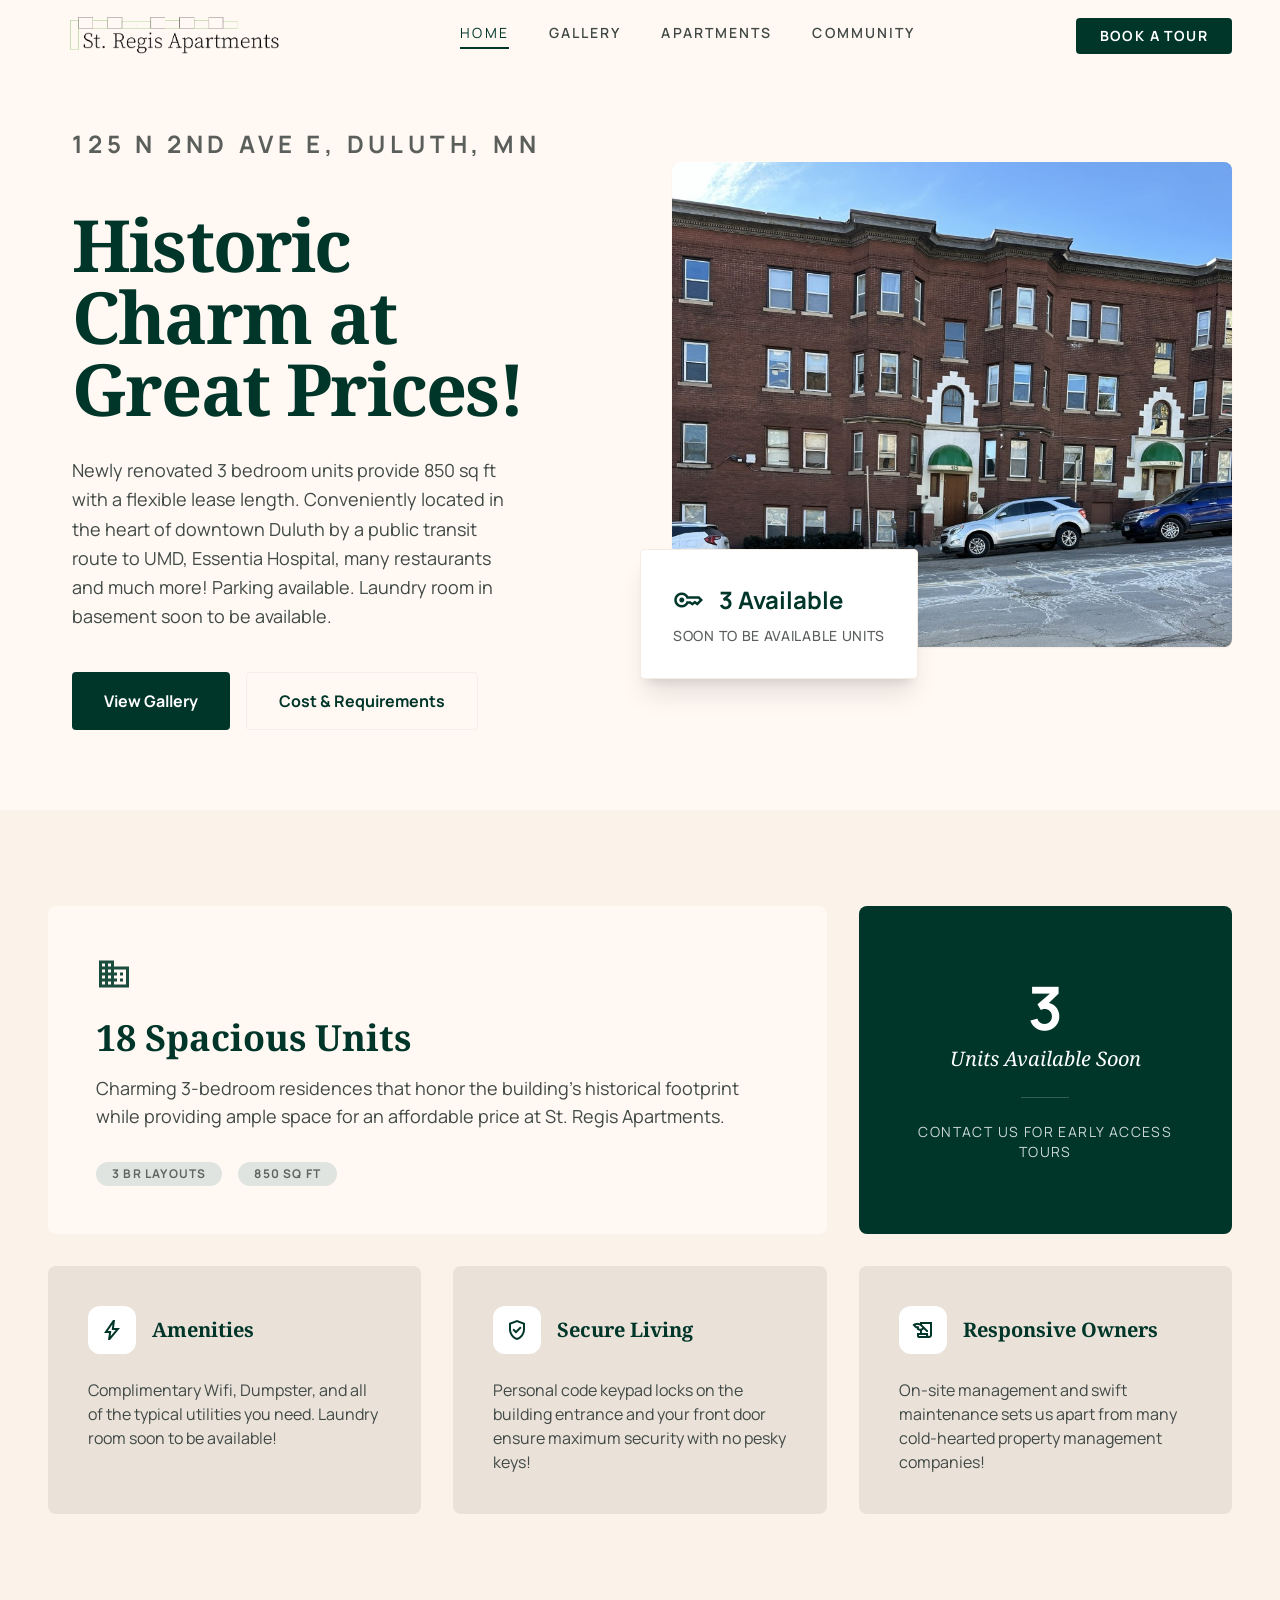
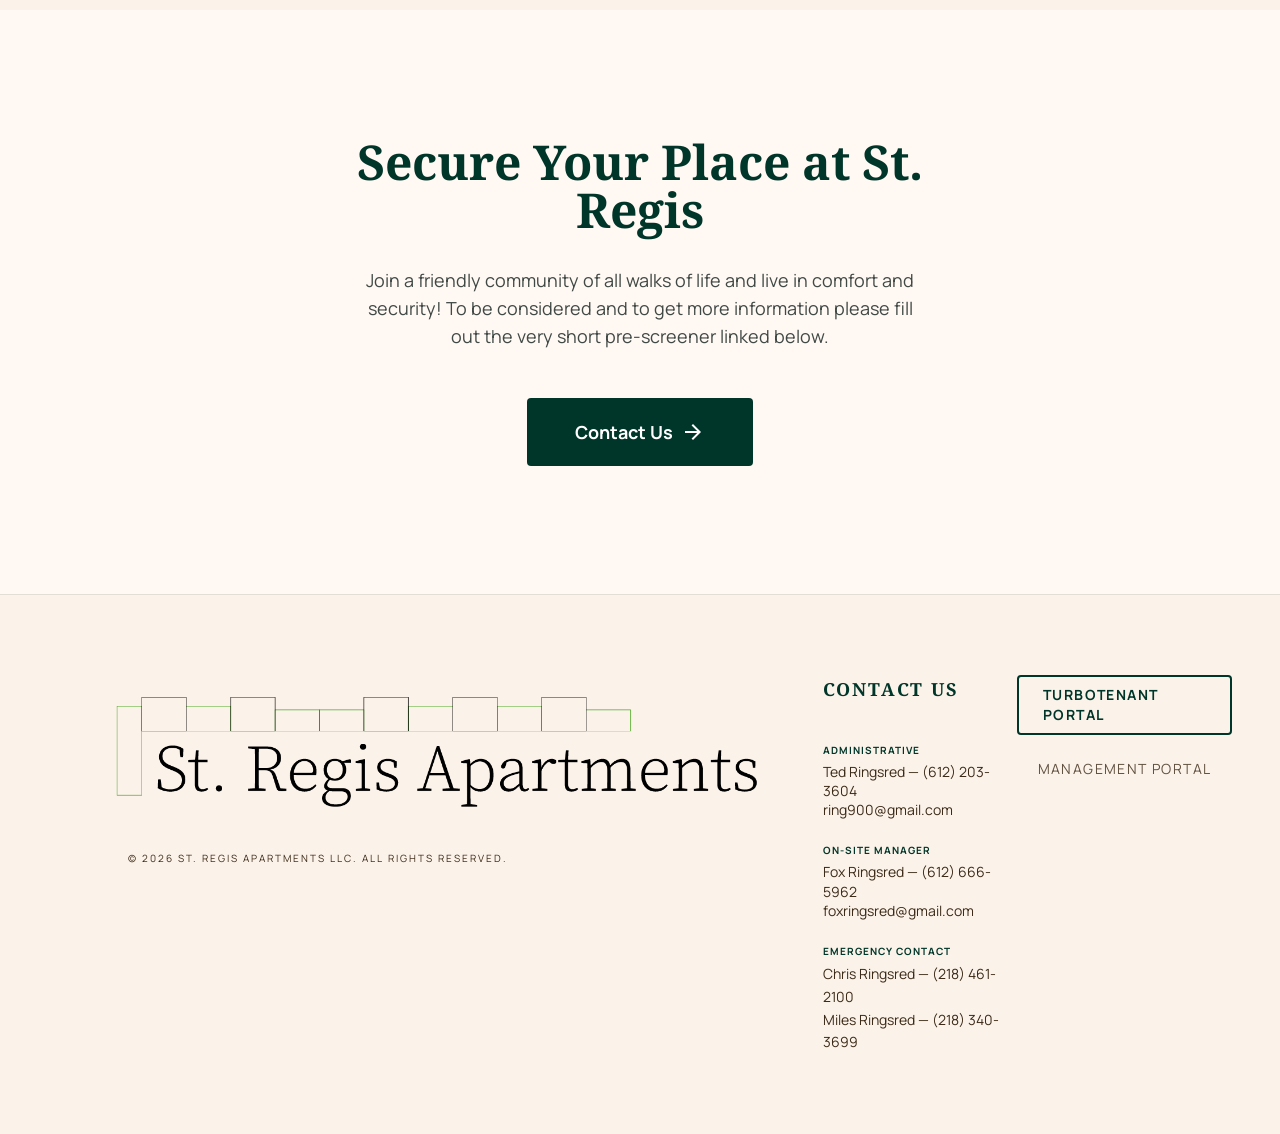
<file: index.html>
<!DOCTYPE html>
<html lang="en">

<head>
  <meta charset="utf-8">
  <meta content="width=device-width, initial-scale=1.0" name="viewport">
  <title>Home | St. Regis Apartments</title>
  <meta name="description"
    content="Discover St. Regis Apartments! Affordable, newly renovated 3-bedroom units with responsive owner management.">
  <link
    href="https://fonts.googleapis.com/css2?family=Noto+Serif:wght@400;700;800&amp;family=Manrope:wght@400;500;600;700;800&amp;display=swap"
    rel="stylesheet">
  <link
    href="https://fonts.googleapis.com/css2?family=Material+Symbols+Outlined:wght,FILL@100..700,0..1&amp;display=swap"
    rel="stylesheet">
  <link href="css/style.css" rel="stylesheet">
</head>

<body class="bg-surface text-on-surface selection:bg-primary-container selection:text-on-primary-container">
  <nav class="fixed top-0 w-full z-50 bg-[#fff8f3]/90 backdrop-blur-md">
    <div class="flex justify-between items-center px-6 md:px-12 py-3 max-w-full mx-auto">
      <a href="index.html">
        <img alt="St. Regis Apartments Logo" class="h-8 md:h-12 w-auto object-contain block" src="images/logo.png">
      </a>
      <div class="hidden md:flex space-x-10 font-label text-sm uppercase tracking-[0.15em]">
        <a class="text-primary border-b-2 border-primary pb-1" href="index.html">Home</a>
        <a class="text-on-surface-variant font-semibold hover:text-primary transition-colors duration-300"
          href="gallery.html">Gallery</a>
        <a class="text-on-surface-variant font-semibold hover:text-primary transition-colors duration-300"
          href="details.html">Apartments</a>
        <a class="text-on-surface-variant font-semibold hover:text-primary transition-colors duration-300"
          href="community.html">Community</a>
      </div>
      <div class="flex items-center gap-2 md:gap-4">
        <button type="button" onclick="openModal()"
          class="bg-primary text-on-primary px-4 md:px-6 py-2 rounded-lg font-bold text-xs md:text-sm uppercase tracking-widest hover:shadow-lg transition-all duration-300 active:scale-95">
          Book a Tour
        </button>
        <button type="button" aria-expanded="false" aria-label="Toggle mobile menu"
          onclick="document.getElementById('mobile-menu').classList.toggle('hidden')"
          class="md:hidden text-primary p-2 hover:bg-surface-container rounded-lg transition-colors">
          <span class="material-symbols-outlined text-3xl">menu</span>
        </button>
      </div>
    </div>
    <!-- Mobile Menu -->
    <div id="mobile-menu"
      class="hidden md:hidden bg-[#fff8f3] border-t border-primary/10 shadow-2xl font-label text-sm uppercase tracking-[0.15em] flex flex-col">
      <a class="text-primary font-bold bg-primary/5 p-4 border-b border-primary/5 pl-6 block" href="index.html">Home</a>
      <a class="text-on-surface-variant font-semibold p-4 border-b border-primary/5 pl-6 hover:bg-surface-container-low transition-colors block"
        href="gallery.html">Gallery</a>
      <a class="text-on-surface-variant font-semibold p-4 border-b border-primary/5 pl-6 hover:bg-surface-container-low transition-colors block"
        href="details.html">Apartments</a>
      <a class="text-on-surface-variant font-semibold p-4 pl-6 hover:bg-surface-container-low transition-colors block"
        href="community.html">Community</a>
    </div>
  </nav>
  <main class="pt-12">
    <!-- Hero Section -->
    <section class="relative px-12 pt-8 pb-20 flex flex-col md:flex-row items-center gap-16 overflow-hidden">
      <div class="flex-1 z-10 flex justify-center">
        <div class="max-w-lg">
          <a href="https://maps.google.com/?q=125+N+2nd+Ave+E,+Duluth,+MN+55805" target="_blank"
            rel="noopener noreferrer"
            class="block font-label uppercase tracking-[0.2em] text-secondary text-2xl font-bold mb-12 mt-12 hover:text-primary transition-colors duration-300">
            125 N 2nd AVE E, Duluth, MN
          </a>
          <h1 class="text-6xl md:text-7xl font-bold text-primary leading-[1.1] mb-8 tracking-tight">Historic Charm at
            Great Prices!</h1>
          <p class="text-lg text-on-surface-variant max-w-md mb-10 leading-relaxed">
            Newly renovated 3 bedroom units provide 850 sq ft with a flexible lease length. Conveniently located in the
            heart of downtown Duluth by a public transit route to UMD, Essentia Hospital, many restaurants and much
            more!
            Parking available. Laundry room in basement soon to be available.</p>
          <div class="flex flex-wrap gap-4">
            <button onclick="window.location.href='gallery.html'"
              class="bg-primary text-on-primary px-8 py-4 rounded-lg font-bold hover:bg-primary-container transition-all">
              View Gallery
            </button>
            <button onclick="window.location.href='details.html'"
              class="border border-outline-variant/20 text-primary px-8 py-4 rounded-lg font-bold hover:bg-surface-container-low transition-all">
              Cost &amp; Requirements
            </button>
          </div>
        </div>
      </div>
      <div class="flex-1 relative">
        <div
          class="w-full bg-surface-container-highest rounded-xl overflow-hidden shadow-sm transition-transform duration-700">
          <img alt="Straight-on front view of the historic St. Regis Apartments building"
            class="w-full h-auto object-cover" src="images/home.jpg">
        </div>
        <div
          class="absolute -bottom-8 -left-8 bg-surface-container-lowest p-8 rounded-lg shadow-xl max-w-xs border border-surface-container">
          <div class="flex items-center gap-4 mb-2">
            <span class="material-symbols-outlined text-primary text-3xl">key</span>
            <span class="text-2xl font-bold text-primary">3&nbsp;Available&nbsp;</span>
          </div>
          <p class="text-sm text-secondary font-medium uppercase tracking-wider">Soon to be available units</p>
        </div>
      </div>
    </section>
    <!-- Stats & Features Bento Grid -->
    <section class="px-12 py-24 bg-surface-container-low">
      <div class="max-w-7xl mx-auto">
        <div class="grid grid-cols-1 md:grid-cols-3 gap-8">
          <!-- Unit Count -->
          <div class="md:col-span-2 bg-surface p-12 rounded-xl flex flex-col justify-between min-h-[320px]">
            <div>
              <span class="material-symbols-outlined text-primary-container text-4xl mb-6">domain</span>
              <h2 class="text-4xl font-bold text-primary mb-4">18 Spacious Units</h2>
              <p class="text-on-surface-variant text-lg">Charming 3-bedroom residences that honor the building's
                historical footprint while providing ample space for an affordable price at St. Regis Apartments.</p>
            </div>
            <div class="flex gap-4 mt-8">
              <span
                class="bg-secondary-container text-on-secondary-container px-4 py-1 rounded-full text-xs font-bold uppercase tracking-widest">3
                BR Layouts</span>
              <span
                class="bg-secondary-container text-on-secondary-container px-4 py-1 rounded-full text-xs font-bold uppercase tracking-widest">850&nbsp;SQ
                FT</span>
            </div>
          </div>
          <!-- Highlight Card -->
          <div class="bg-primary text-on-primary p-12 rounded-xl flex flex-col justify-center items-center text-center">
            <span class="text-6xl font-bold mb-2">3</span>
            <p class="text-xl font-headline italic mb-6">Units Available Soon</p>
            <hr class="w-12 border-on-primary/20 mb-6">
            <p class="text-sm opacity-80 uppercase tracking-widest">Contact US for early access tours</p>
          </div>
          <!-- Modern Living -->
          <div class="bg-surface-container-highest p-10 rounded-xl flex flex-col gap-6">
            <div class="flex items-center gap-4">
              <div class="w-12 h-12 bg-surface-container-lowest rounded-full flex items-center justify-center">
                <span class="material-symbols-outlined text-primary">bolt</span>
              </div>
              <h3 class="text-xl font-bold text-primary">Amenities</h3>
            </div>
            <p class="text-on-surface-variant">Complimentary Wifi, Dumpster, and all of the typical utilities you need.
              Laundry room soon to be available!</p>
          </div>
          <!-- Historic Charm -->
          <div class="bg-surface-container-highest p-10 rounded-xl flex flex-col gap-6">
            <div class="flex items-center gap-4">
              <div class="w-12 h-12 bg-surface-container-lowest rounded-full flex items-center justify-center">
                <span class="material-symbols-outlined text-primary">verified_user</span>
              </div>
              <h3 class="text-xl font-bold text-primary">Secure Living</h3>
            </div>
            <p class="text-on-surface-variant">Personal code keypad locks on the building entrance and your front door
              ensure maximum security with no pesky keys!</p>
          </div>
          <!-- Professional Management -->
          <div class="bg-surface-container-highest p-10 rounded-xl flex flex-col gap-6">
            <div class="flex items-center gap-4">
              <div class="w-12 h-12 bg-surface-container-lowest rounded-full flex items-center justify-center">
                <span class="material-symbols-outlined text-primary">history_edu</span>
              </div>
              <h3 class="text-xl font-bold text-primary">Responsive Owners</h3>
            </div>
            <p class="text-on-surface-variant">On-site management and swift maintenance sets us apart from many
              cold-hearted property management companies!</p>
          </div>
        </div>
      </div>
    </section>
    <!-- CTA Section -->
    <section class="px-12 py-32 flex flex-col items-center text-center">
      <h2 class="text-5xl font-bold text-primary mb-8 max-w-2xl">Secure Your Place at St. Regis</h2>
      <p class="text-on-surface-variant text-lg max-w-xl mb-12">
        Join a friendly community of all walks of life and live in comfort and security! To be considered and to get
        more information please fill out the very short pre-screener linked below.</p>
      <div class="flex flex-col sm:flex-row gap-6">
        <button
          class="bg-primary text-on-primary px-12 py-5 rounded-lg font-bold text-lg hover:bg-primary-container transition-all flex items-center gap-2">
          Contact Us
          <span class="material-symbols-outlined">arrow_forward</span>
        </button>
      </div>
    </section>
  </main>
  <!-- Footer -->
  <footer
    class="bg-[#fbf2e9] w-full py-20 px-12 border-t border-primary/10 flex flex-col md:flex-row md:justify-evenly items-start gap-16 md:gap-0">
    <div class="flex flex-col h-full justify-start">
      <div class="mb-4">
        <img alt="St. Regis Apartments Logo" class="h-32 md:h-40 w-auto object-contain" src="images/logo.png">
      </div>
      <p class="text-[#3c2b18] font-body text-[10px] uppercase tracking-[0.2em] md:pl-20">© 2026 St. Regis Apartments
        LLC. All
        rights reserved.</p>
    </div>
    <div class="flex flex-col gap-4">
      <h3 class="text-[#003629] font-headline font-bold text-lg uppercase tracking-widest mb-4">Contact Us</h3>
      <div class="flex flex-col gap-6 mt-2">
        <div class="space-y-1">
          <p class="text-[#003629] font-bold text-[10px] uppercase tracking-widest">Administrative</p>
          <p class="text-[#3c2b18] font-body text-sm leading-snug">Ted Ringsred — (612) 203-3604<br><a
              class="hover:text-primary transition-colors" href="mailto:ring900@gmail.com">ring900@gmail.com</a></p>
        </div>
        <div class="space-y-1">
          <p class="text-[#003629] font-bold text-[10px] uppercase tracking-widest">On-Site Manager</p>
          <p class="text-[#3c2b18] font-body text-sm leading-snug">Fox Ringsred — (612) 666-5962<br><a
              class="hover:text-primary transition-colors" href="mailto:foxringsred@gmail.com">foxringsred@gmail.com</a>
          </p>
        </div>
        <div class="space-y-1">
          <p class="text-[#003629] font-bold text-[10px] uppercase tracking-widest">Emergency Contact</p>
          <p class="text-[#3c2b18] font-body text-sm leading-relaxed">Chris Ringsred — (218) 461-2100<br>Miles Ringsred
            — (218) 340-3699</p>
        </div>
      </div>
    </div>
    <div class="flex flex-col h-full justify-start items-start">
      <div class="flex flex-col items-center gap-6">
        <a class="inline-block border-2 border-[#003629] text-[#003629] px-6 py-2 rounded-lg font-body font-bold text-sm uppercase tracking-widest hover:bg-[#003629] hover:text-white transition-all duration-300"
          href="https://renter.turbotenant.com/auth/login">TurboTenant Portal</a>
        <a class="font-['Manrope'] text-sm uppercase tracking-widest text-[#3c2b18] hover:opacity-100 opacity-80 transition-opacity duration-300"
          href="portal.html">Management portal</a>
      </div>
    </div>
  </footer>

  <!-- Tour Modal -->
  <div id="tour-modal"
    class="fixed inset-0 z-[100] flex flex-col items-center justify-center bg-black/60 backdrop-blur-sm hidden opacity-0 transition-opacity duration-300">
    <div
      class="bg-surface p-8 max-w-md w-full mx-4 rounded-2xl shadow-2xl transform scale-95 transition-transform duration-300 relative border border-primary/10">
      <div class="flex justify-between items-center mb-6">
        <h3 class="text-2xl font-headline font-bold text-primary">Get Started</h3>
        <button onclick="closeModal()"
          class="text-on-surface-variant hover:text-error transition-colors p-2 rounded-full hover:bg-surface-container">
          <span class="material-symbols-outlined">close</span>
        </button>
      </div>
      <p class="text-on-surface-variant leading-relaxed mb-8">To be considered, to get more information or to schedule a
        tour, please fill out this short pre-screener:</p>
      <a href="https://forms.gle/QoNVbK6SuK7XQsgN8" target="_blank" onclick="closeModal()"
        class="block w-full text-center bg-primary text-on-primary py-4 rounded-lg font-bold hover:bg-primary-container transition-all shadow-md active:scale-95">
        Open Pre-Screener
      </a>
    </div>
  </div>
  <script src="js/main.js"></script>

</body>

</html>
</file>
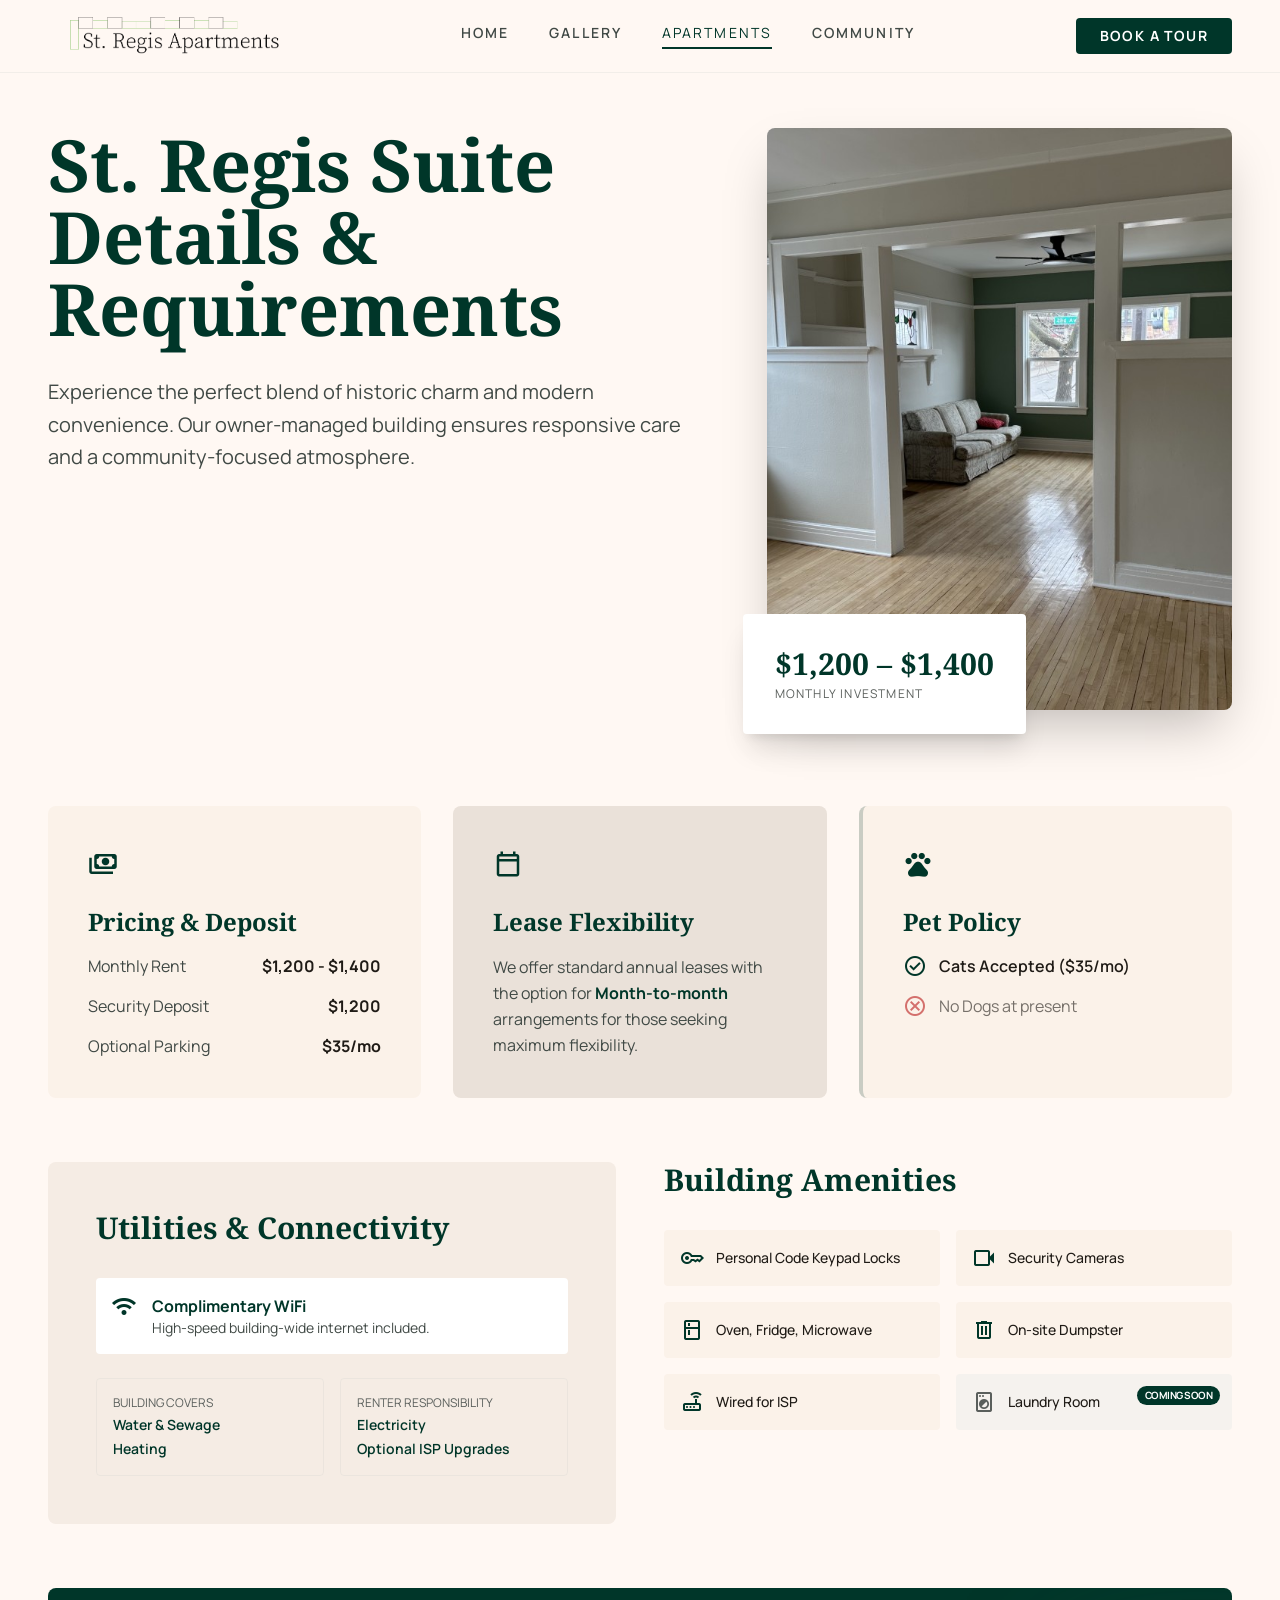
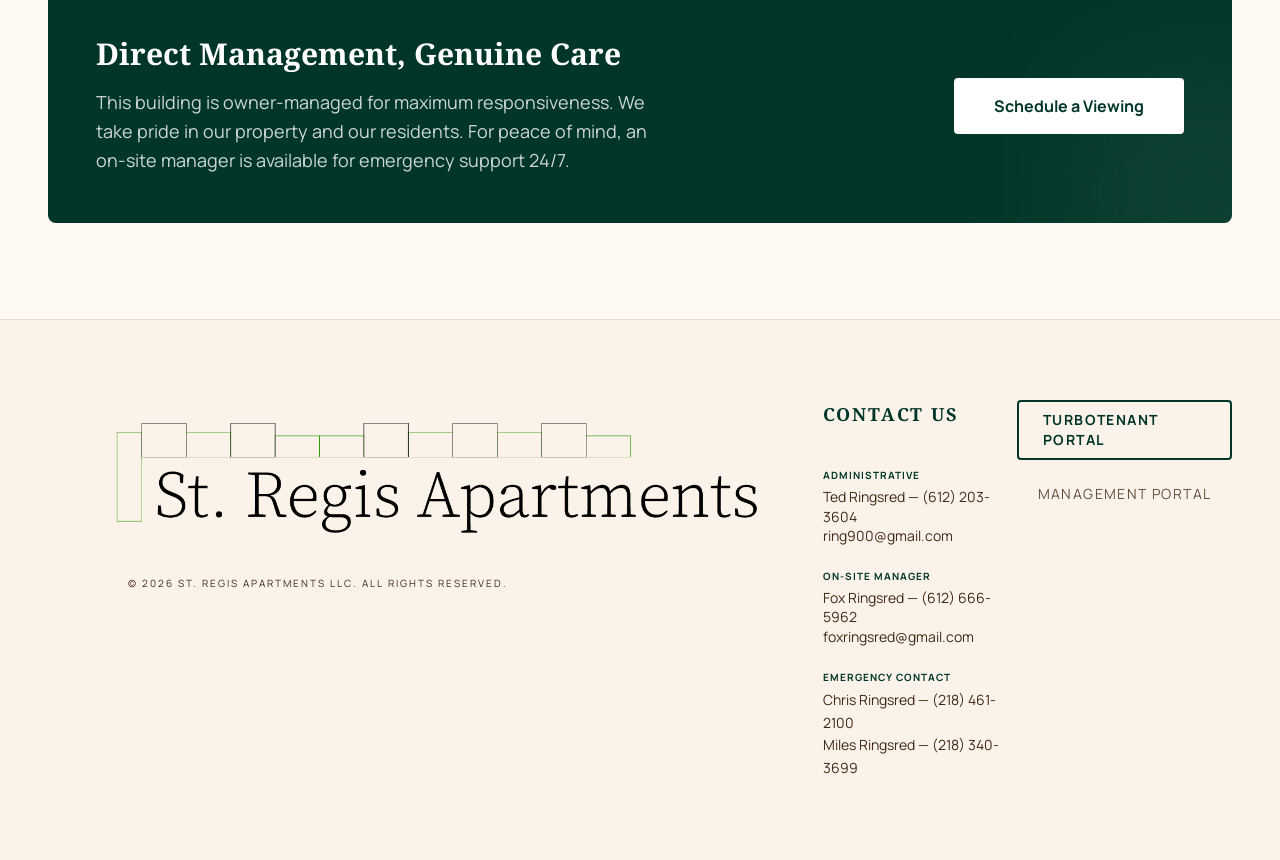
<file: details.html>
<!DOCTYPE html>

<html lang="en">

<head>
  <meta charset="utf-8" />
  <meta content="width=device-width, initial-scale=1.0" name="viewport" />
  <title>Apartment Details | St. Regis Apartments</title>
  <meta name="description"
    content="Discover St. Regis Apartments! Affordable, newly renovated 3-bedroom units with responsive owner management.">
  <link
    href="https://fonts.googleapis.com/css2?family=Noto+Serif:wght@400;700;800&amp;family=Manrope:wght@400;500;600;700;800&amp;display=swap"
    rel="stylesheet" />
  <link
    href="https://fonts.googleapis.com/css2?family=Material+Symbols+Outlined:wght,FILL@100..700,0..1&amp;display=swap"
    rel="stylesheet" />
  <link href="css/style.css" rel="stylesheet" />
</head>

<body class="bg-surface text-on-surface selection:bg-primary-fixed-dim">
  <!-- TopNavBar -->
  <nav class="fixed top-0 w-full z-50 bg-[#fff8f3]/90 backdrop-blur-md border-b border-primary/5">
    <div class="flex justify-between items-center px-6 md:px-12 py-3 max-w-full mx-auto">
      <a href="index.html">
        <img alt="St. Regis Apartments Logo" class="h-8 md:h-12 w-auto object-contain block" src="images/logo.png">
      </a>
      <div class="hidden md:flex space-x-10 font-label text-sm uppercase tracking-[0.15em]">
        <a class="text-on-surface-variant font-semibold hover:text-primary transition-colors duration-300"
          href="index.html">Home</a>
        <a class="text-on-surface-variant font-semibold hover:text-primary transition-colors duration-300"
          href="gallery.html">Gallery</a>
        <a class="text-primary border-b-2 border-primary pb-1" href="details.html">Apartments</a>
        <a class="text-on-surface-variant font-semibold hover:text-primary transition-colors duration-300"
          href="community.html">Community</a>
      </div>
      <div class="flex items-center gap-2 md:gap-4">
        <button type="button" onclick="openModal()"
          class="bg-primary text-on-primary px-4 md:px-6 py-2 rounded-lg font-bold text-xs md:text-sm uppercase tracking-widest hover:shadow-lg transition-all duration-300 active:scale-95">
          Book a Tour
        </button>
        <button type="button" aria-expanded="false" aria-label="Toggle mobile menu"
          onclick="document.getElementById('mobile-menu').classList.toggle('hidden')"
          class="md:hidden text-primary p-2 hover:bg-surface-container rounded-lg transition-colors">
          <span class="material-symbols-outlined text-3xl">menu</span>
        </button>
      </div>
    </div>
    <!-- Mobile Menu -->
    <div id="mobile-menu"
      class="hidden md:hidden bg-[#fff8f3] dark:bg-stone-900 border-t border-primary/10 shadow-2xl font-label text-sm uppercase tracking-[0.15em] flex flex-col">
      <a class="text-on-surface-variant font-semibold p-4 border-b border-primary/5 pl-6 hover:bg-surface-container-low transition-colors block"
        href="index.html">Home</a>
      <a class="text-on-surface-variant font-semibold p-4 border-b border-primary/5 pl-6 hover:bg-surface-container-low transition-colors block"
        href="gallery.html">Gallery</a>
      <a class="text-primary font-bold bg-primary/5 p-4 border-b border-primary/5 pl-6 block"
        href="details.html">Apartments</a>
      <a class="text-on-surface-variant font-semibold p-4 pl-6 hover:bg-surface-container-low transition-colors block"
        href="community.html">Community</a>
    </div>
  </nav>
  <main class="pt-32 pb-24 px-6 md:px-12 max-w-7xl mx-auto">
    <!-- Hero Editorial Section -->
    <section class="grid grid-cols-1 lg:grid-cols-12 gap-12 mb-24">
      <div class="lg:col-span-7">
        <h1
          class="text-4xl md:text-7xl font-headline font-bold text-primary mb-8 leading-tight break-words text-balance">
          St. Regis Suite Details
          &amp; Requirements</h1>
        <p class="text-xl text-on-surface-variant max-w-2xl font-body leading-relaxed">
          Experience the perfect blend of historic charm and modern convenience. Our owner-managed building ensures
          responsive care and a community-focused atmosphere.
        </p>
      </div>
      <div class="lg:col-span-5 relative">
        <div class="aspect-[4/5] rounded-xl overflow-hidden shadow-2xl">
          <div class="w-full h-full bg-surface-container-high text-center">
            <img alt="St. Regis Apartment Interior" class="w-full h-full object-cover"
              src="images/LivingRoomAngle1.jpg" />
          </div>
        </div>
        <div class="absolute -bottom-6 -left-6 bg-surface-container-lowest p-8 rounded-lg shadow-xl max-w-xs">
          <p class="font-headline text-3xl font-bold text-primary">$1,200 – $1,400</p>
          <p class="font-label text-xs uppercase tracking-widest text-secondary mt-1">Monthly Investment</p>
        </div>
      </div>
    </section>
    <!-- Bento Grid: Costs & Lease -->
    <section class="grid grid-cols-1 md:grid-cols-3 gap-8 mb-16">
      <!-- Pricing Card -->
      <div class="bg-surface-container-low p-10 rounded-xl">
        <span class="material-symbols-outlined text-primary mb-6 text-3xl">payments</span>
        <h3 class="text-2xl font-headline font-bold text-primary mb-4">Pricing &amp; Deposit</h3>
        <div class="space-y-4">
          <div class="flex justify-between items-end">
            <span class="text-on-surface-variant font-body">Monthly Rent</span>
            <span class="font-bold text-on-surface">$1,200 - $1,400</span>
          </div>
          <div class="flex justify-between items-end">
            <span class="text-on-surface-variant font-body">Security Deposit</span>
            <span class="font-bold text-on-surface">$1,200</span>
          </div>
          <div class="flex justify-between items-end">
            <span class="text-on-surface-variant font-body">Optional Parking</span>
            <span class="font-bold text-on-surface">$35/mo</span>
          </div>
        </div>
      </div>
      <!-- Lease Card -->
      <div class="bg-surface-container-highest p-10 rounded-xl">
        <span class="material-symbols-outlined text-primary mb-6 text-3xl">calendar_today</span>
        <h3 class="text-2xl font-headline font-bold text-primary mb-4">Lease Flexibility</h3>
        <p class="text-on-surface-variant font-body leading-relaxed">
          We offer standard annual leases with the option for <span class="text-primary font-bold">Month-to-month</span>
          arrangements for those seeking maximum flexibility.
        </p>
      </div>
      <!-- Pet Policy -->
      <div class="bg-surface-container-low p-10 rounded-xl border-l-4 border-primary/20">
        <span class="material-symbols-outlined text-primary mb-6 text-3xl">pets</span>
        <h3 class="text-2xl font-headline font-bold text-primary mb-4">Pet Policy</h3>
        <div class="space-y-4">
          <div class="flex items-center gap-3">
            <span class="material-symbols-outlined text-[#003629]">check_circle</span>
            <span class="text-on-surface font-body font-semibold">Cats Accepted ($35/mo)</span>
          </div>
          <div class="flex items-center gap-3 opacity-60">
            <span class="material-symbols-outlined text-error">cancel</span>
            <span class="text-on-surface font-body">No Dogs at present</span>
          </div>
        </div>
      </div>
    </section>
    <!-- Utilities & Amenities Detail -->
    <section class="grid grid-cols-1 lg:grid-cols-2 gap-12 items-start mb-16">
      <!-- Utilities -->
      <div class="bg-surface-container p-12 rounded-xl">
        <h2 class="text-3xl font-headline font-bold text-primary mb-8">Utilities &amp; Connectivity</h2>
        <div class="space-y-6">
          <div class="flex items-start gap-4 p-4 bg-surface-container-lowest rounded-lg">
            <span class="material-symbols-outlined text-primary">wifi</span>
            <div>
              <h4 class="font-bold text-primary">Complimentary WiFi</h4>
              <p class="text-sm text-on-surface-variant">High-speed building-wide internet included.</p>
            </div>
          </div>
          <div class="grid grid-cols-2 gap-4">
            <div class="p-4 border border-outline-variant/20 rounded-lg">
              <p class="text-xs font-label uppercase text-secondary mb-1">Building Covers</p>
              <ul class="text-sm space-y-1 font-semibold text-primary">
                <li>Water &amp; Sewage</li>
                <li>Heating</li>
              </ul>
            </div>
            <div class="p-4 border border-outline-variant/20 rounded-lg">
              <p class="text-xs font-label uppercase text-secondary mb-1">Renter Responsibility</p>
              <ul class="text-sm space-y-1 font-semibold text-primary">
                <li>Electricity</li>
                <li>Optional ISP Upgrades</li>
              </ul>
            </div>
          </div>
        </div>
      </div>
      <!-- Modern Amenities List -->
      <div>
        <h2 class="text-3xl font-headline font-bold text-primary mb-8">Building Amenities</h2>
        <div class="grid grid-cols-1 sm:grid-cols-2 gap-4">
          <div class="flex items-center gap-3 p-4 bg-surface-container-low rounded-lg">
            <span class="material-symbols-outlined text-primary">key</span>
            <span class="font-body text-sm font-medium">Personal Code Keypad Locks</span>
          </div>
          <div class="flex items-center gap-3 p-4 bg-surface-container-low rounded-lg">
            <span class="material-symbols-outlined text-primary">videocam</span>
            <span class="font-body text-sm font-medium">Security Cameras</span>
          </div>
          <div class="flex items-center gap-3 p-4 bg-surface-container-low rounded-lg">
            <span class="material-symbols-outlined text-primary">kitchen</span>
            <span class="font-body text-sm font-medium">Oven, Fridge, Microwave</span>
          </div>
          <div class="flex items-center gap-3 p-4 bg-surface-container-low rounded-lg">
            <span class="material-symbols-outlined text-primary">delete</span>
            <span class="font-body text-sm font-medium">On-site Dumpster</span>
          </div>
          <div class="flex items-center gap-3 p-4 bg-surface-container-low rounded-lg">
            <span class="material-symbols-outlined text-primary">router</span>
            <span class="font-body text-sm font-medium">Wired for ISP</span>
          </div>
          <div class="flex items-center gap-3 p-4 bg-secondary-container/30 rounded-lg relative overflow-hidden">
            <span class="material-symbols-outlined text-secondary">local_laundry_service</span>
            <span class="font-body text-sm font-medium">Laundry Room</span>
            <span
              class="absolute right-3 top-3 bg-primary text-[10px] text-on-primary px-2 py-0.5 rounded-full font-bold uppercase tracking-tighter">Coming
              Soon</span>
          </div>
        </div>
      </div>
    </section>
    <!-- Management Section -->
    <section class="bg-primary text-on-primary p-12 rounded-xl relative overflow-hidden">
      <div class="relative z-10 flex flex-col md:flex-row justify-between items-center gap-12">
        <div class="max-w-xl">
          <h2 class="text-3xl font-headline font-bold mb-4">Direct Management, Genuine Care</h2>
          <p class="text-on-primary/80 font-body text-lg leading-relaxed">
            This building is owner-managed for maximum responsiveness. We take pride in our property and our residents.
            For peace of mind, an on-site manager is available for emergency support 24/7.
          </p>
        </div>
        <div class="flex flex-col gap-4 w-full md:w-auto">
          <button onclick="openModal()"
            class="bg-surface-container-lowest text-primary font-bold px-10 py-4 rounded-lg hover:bg-white transition-all transform hover:-translate-y-1">Schedule
            a Viewing</button>
        </div>
      </div>
      <!-- Decorative circle -->
      <div class="absolute -right-24 -bottom-24 w-64 h-64 bg-primary-container rounded-full blur-3xl opacity-50"></div>
    </section>
  </main>
  <!-- Footer -->
  <footer
    class="bg-[#fbf2e9] w-full py-20 px-12 border-t border-primary/10 flex flex-col md:flex-row md:justify-evenly items-start gap-16 md:gap-0">
    <div class="flex flex-col h-full justify-start">
      <div class="mb-4">
        <img alt="St. Regis Apartments Logo" class="h-32 md:h-40 w-auto object-contain" src="images/logo.png">
      </div>
      <p class="text-[#3c2b18] font-body text-[10px] uppercase tracking-[0.2em] md:pl-20">© 2026 St. Regis Apartments
        LLC. All
        rights reserved.</p>
    </div>
    <div class="flex flex-col gap-4">
      <h3 class="text-[#003629] font-headline font-bold text-lg uppercase tracking-widest mb-4">Contact Us</h3>
      <div class="flex flex-col gap-6 mt-2">
        <div class="space-y-1">
          <p class="text-[#003629] font-bold text-[10px] uppercase tracking-widest">Administrative</p>
          <p class="text-[#3c2b18] font-body text-sm leading-snug">Ted Ringsred — (612) 203-3604<br><a
              class="hover:text-primary transition-colors" href="mailto:ring900@gmail.com">ring900@gmail.com</a></p>
        </div>
        <div class="space-y-1">
          <p class="text-[#003629] font-bold text-[10px] uppercase tracking-widest">On-Site Manager</p>
          <p class="text-[#3c2b18] font-body text-sm leading-snug">Fox Ringsred — (612) 666-5962<br><a
              class="hover:text-primary transition-colors" href="mailto:foxringsred@gmail.com">foxringsred@gmail.com</a>
          </p>
        </div>
        <div class="space-y-1">
          <p class="text-[#003629] font-bold text-[10px] uppercase tracking-widest">Emergency Contact</p>
          <p class="text-[#3c2b18] font-body text-sm leading-relaxed">Chris Ringsred — (218) 461-2100<br>Miles Ringsred
            — (218) 340-3699</p>
        </div>
      </div>
    </div>
    <div class="flex flex-col h-full justify-start items-start">
      <div class="flex flex-col items-center gap-6">
        <a class="inline-block border-2 border-[#003629] text-[#003629] px-6 py-2 rounded-lg font-body font-bold text-sm uppercase tracking-widest hover:bg-[#003629] hover:text-white transition-all duration-300"
          href="https://renter.turbotenant.com/auth/login">TurboTenant Portal</a>
        <a class="font-['Manrope'] text-sm uppercase tracking-widest text-[#3c2b18] hover:opacity-100 opacity-80 transition-opacity duration-300"
          href="portal.html">Management portal</a>
      </div>
    </div>
  </footer>

  <!-- Tour Modal -->
  <div id="tour-modal"
    class="fixed inset-0 z-[100] flex flex-col items-center justify-center bg-black/60 backdrop-blur-sm hidden opacity-0 transition-opacity duration-300">
    <div
      class="bg-surface p-8 max-w-md w-full mx-4 rounded-2xl shadow-2xl transform scale-95 transition-transform duration-300 relative border border-primary/10">
      <div class="flex justify-between items-center mb-6">
        <h3 class="text-2xl font-headline font-bold text-primary">Get Started</h3>
        <button onclick="closeModal()"
          class="text-on-surface-variant hover:text-error transition-colors p-2 rounded-full hover:bg-surface-container">
          <span class="material-symbols-outlined">close</span>
        </button>
      </div>
      <p class="text-on-surface-variant leading-relaxed mb-8">To be considered, to get more information or to schedule a
        tour, please fill out this short pre-screener:</p>
      <a href="https://forms.gle/QoNVbK6SuK7XQsgN8" target="_blank" onclick="closeModal()"
        class="block w-full text-center bg-primary text-on-primary py-4 rounded-lg font-bold hover:bg-primary-container transition-all shadow-md active:scale-95">
        Open Pre-Screener
      </a>
    </div>
  </div>
  <script src="js/main.js"></script>

</body>

</html>
</file>
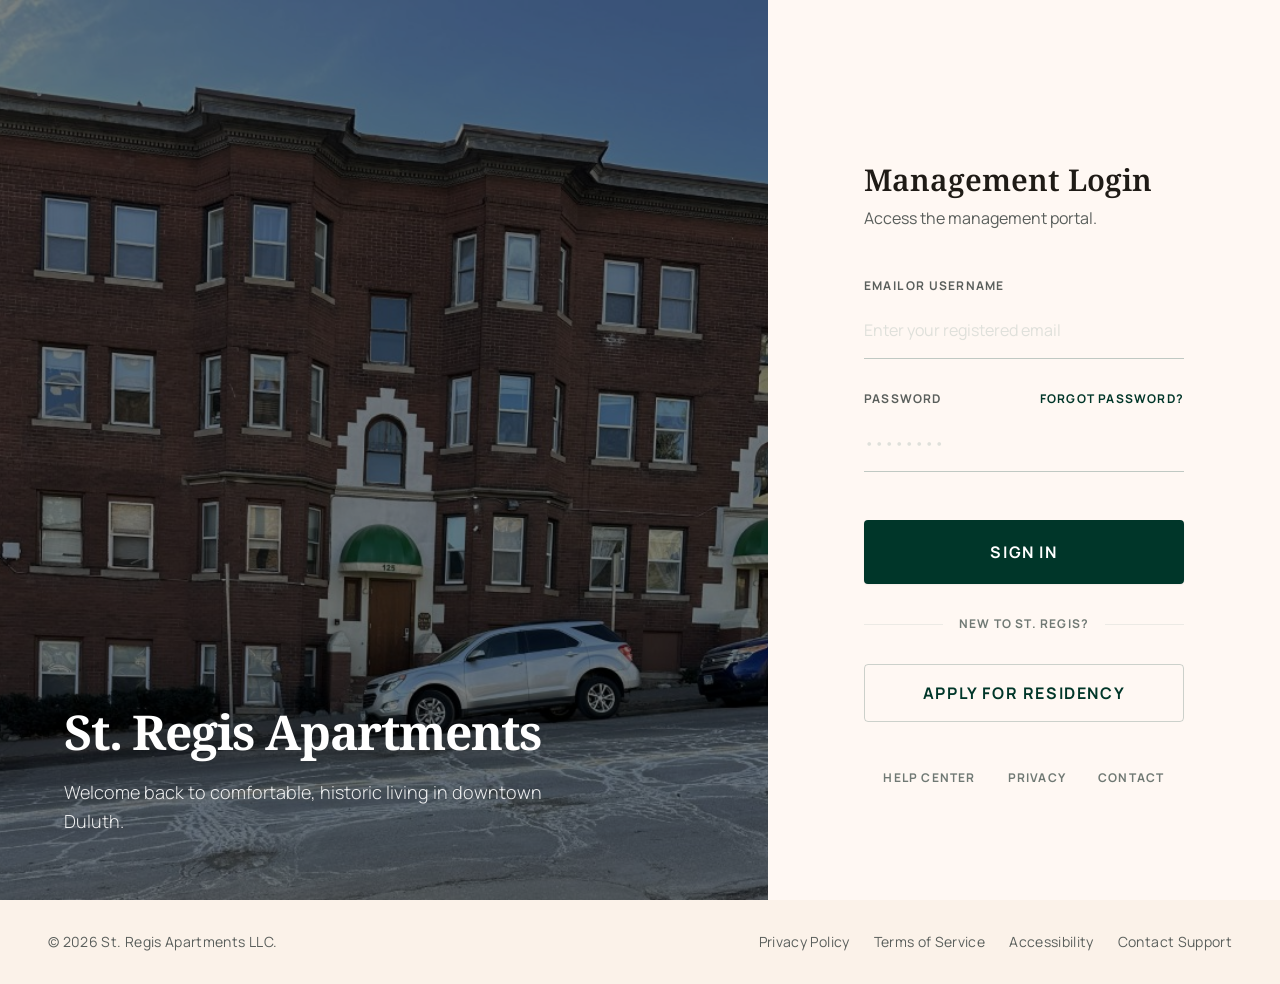
<file: portal.html>
<!DOCTYPE html>

<html lang="en">

<head>
    <meta charset="utf-8" />
    <meta content="width=device-width, initial-scale=1.0" name="viewport" />
    <title>Portal | St. Regis Apartments</title>
    <meta name="description" content="Management login portal for St. Regis Apartments in downtown Duluth.">
    <link
        href="https://fonts.googleapis.com/css2?family=Noto+Serif:wght@400;700;800&amp;family=Manrope:wght@400;500;600;700;800&amp;display=swap"
        rel="stylesheet" />
    <link
        href="https://fonts.googleapis.com/css2?family=Material+Symbols+Outlined:wght,FILL@100..700,0..1&amp;display=swap"
        rel="stylesheet" />
    <link href="css/style.css" rel="stylesheet" />
</head>

<body class="min-h-screen flex flex-col">
    <!-- Note: TopNavBar suppressed for Login/Transactional focus as per Shell Visibility Rule -->
    <main class="flex-grow flex flex-col md:flex-row min-h-screen relative">
        <!-- Visual Anchor: Building Detail -->
        <section class="hidden md:flex md:w-1/2 lg:w-3/5 relative overflow-hidden bg-surface-container">
            <!-- Dramatic dark overlay for high contrast -->
            <div class="absolute inset-0 bg-black/50 z-10"></div>
            <img alt="St. Regis Apartments building exterior" class="w-full h-full object-cover"
                src="images/home.jpg" />
            <div class="absolute bottom-16 left-16 z-20 max-w-lg">
                <h1 class="serif-headline text-5xl font-bold text-white leading-tight tracking-tight mb-4">
                    St. Regis Apartments
                </h1>
                <p class="text-white text-lg font-body font-light opacity-90 leading-relaxed">
                    Welcome back to comfortable, historic living in downtown Duluth.
                </p>
            </div>
        </section>
        <!-- Login Form Canvas -->
        <section class="flex-grow flex items-center justify-center p-8 md:p-16 lg:p-24 bg-surface">
            <div class="w-full max-w-md space-y-12">
                <!-- Brand Mobile Header -->
                <div class="md:hidden text-center mb-8">
                    <h1 class="serif-headline text-3xl font-bold text-primary tracking-tight">St. Regis Apartments</h1>
                </div>
                <div class="space-y-2">
                    <h2 class="serif-headline text-3xl font-semibold text-on-surface">Management Login</h2>
                    <p class="text-secondary font-body">Access the management portal.</p>
                </div>
                <form class="space-y-8">
                    <!-- Email Field -->
                    <div class="space-y-2">
                        <label class="block text-xs font-bold font-label uppercase tracking-widest text-secondary"
                            for="email">
                            Email or Username
                        </label>
                        <div class="relative group">
                            <input
                                class="w-full px-0 py-4 bg-transparent border-b border-outline-variant focus:border-primary focus:ring-0 transition-all duration-300 font-body placeholder:text-outline-variant/50"
                                id="email" name="email" placeholder="Enter your registered email" type="text" />
                        </div>
                    </div>
                    <!-- Password Field -->
                    <div class="space-y-2">
                        <div class="flex justify-between items-end">
                            <label class="block text-xs font-bold font-label uppercase tracking-widest text-secondary"
                                for="password">
                                Password
                            </label>
                            <a class="text-xs font-bold font-label uppercase tracking-widest text-primary hover:opacity-70 transition-opacity"
                                href="#">
                                Forgot Password?
                            </a>
                        </div>
                        <div class="relative group">
                            <input
                                class="w-full px-0 py-4 bg-transparent border-b border-outline-variant focus:border-primary focus:ring-0 transition-all duration-300 font-body placeholder:text-outline-variant/50"
                                id="password" name="password" placeholder="••••••••" type="password" />
                        </div>
                    </div>
                    <!-- Actions -->
                    <div class="space-y-6 pt-4">
                        <button
                            class="w-full bg-primary text-on-primary py-5 rounded-lg font-bold font-label uppercase tracking-widest hover:bg-primary-container transition-all duration-300 shadow-sm active:scale-95"
                            type="submit">
                            Sign In
                        </button>
                        <div class="relative py-2">
                            <div aria-hidden="true" class="absolute inset-0 flex items-center">
                                <div class="w-full border-t border-outline-variant/30"></div>
                            </div>
                            <div class="relative flex justify-center text-xs uppercase tracking-widest font-bold">
                                <span class="bg-surface px-4 text-outline">New to St. Regis?</span>
                            </div>
                        </div>
                        <a class="block w-full text-center py-4 border border-primary/20 text-primary rounded-lg font-bold font-label uppercase tracking-widest hover:bg-surface-container-low transition-all duration-300"
                            href="#" onclick="openModal(); event.preventDefault();">
                            Apply for Residency
                        </a>
                    </div>
                </form>
                <!-- Support Links -->
                <div
                    class="flex justify-center gap-8 text-xs font-bold font-label uppercase tracking-widest text-outline">
                    <a class="hover:text-primary transition-colors" href="#">Help Center</a>
                    <a class="hover:text-primary transition-colors" href="#">Privacy</a>
                    <a class="hover:text-primary transition-colors" href="#">Contact</a>
                </div>
            </div>
        </section>
    </main>
    <!-- Footer as defined in Shared Components JSON -->
    <footer
        class="bg-[#fbf2e9] w-full border-t-0 mt-auto flex flex-col md:flex-row justify-between items-center px-12 py-8 w-full gap-4">
        <div class="font-['Manrope'] text-sm tracking-wide text-[#5a5f5c]">
            © 2026 St. Regis Apartments LLC.
        </div>
        <div class="flex gap-6">
            <a class="font-['Manrope'] text-sm tracking-wide text-[#5a5f5c] hover:text-[#003629] transition-colors opacity-100 hover:opacity-80"
                href="#">Privacy Policy</a>
            <a class="font-['Manrope'] text-sm tracking-wide text-[#5a5f5c] hover:text-[#003629] transition-colors opacity-100 hover:opacity-80"
                href="#">Terms of Service</a>
            <a class="font-['Manrope'] text-sm tracking-wide text-[#5a5f5c] hover:text-[#003629] transition-colors opacity-100 hover:opacity-80"
                href="#">Accessibility</a>
            <a class="font-['Manrope'] text-sm tracking-wide text-[#5a5f5c] hover:text-[#003629] transition-colors opacity-100 hover:opacity-80"
                href="#">Contact Support</a>
        </div>
    </footer>

    <!-- Tour Modal -->
    <div id="tour-modal"
        class="fixed inset-0 z-[100] flex flex-col items-center justify-center bg-black/60 backdrop-blur-sm hidden opacity-0 transition-opacity duration-300">
        <div
            class="bg-surface p-8 max-w-md w-full mx-4 rounded-2xl shadow-2xl transform scale-95 transition-transform duration-300 relative border border-primary/10">
            <div class="flex justify-between items-center mb-6">
                <h3 class="text-2xl font-headline font-bold text-primary">Get Started</h3>
                <button onclick="closeModal()"
                    class="text-on-surface-variant hover:text-error transition-colors p-2 rounded-full hover:bg-surface-container">
                    <span class="material-symbols-outlined">close</span>
                </button>
            </div>
            <p class="text-on-surface-variant leading-relaxed mb-8">To be considered, to get more information or to
                schedule a tour, please fill out this short pre-screener:</p>
            <a href="https://forms.gle/QoNVbK6SuK7XQsgN8" target="_blank" onclick="closeModal()"
                class="block w-full text-center bg-primary text-on-primary py-4 rounded-lg font-bold hover:bg-primary-container transition-all shadow-md active:scale-95">
                Open Pre-Screener
            </a>
        </div>
    </div>
    <script src="js/main.js"></script>

</body>

</html>
</file>
<file: css/style.css>
*, ::before, ::after {
  --tw-border-spacing-x: 0;
  --tw-border-spacing-y: 0;
  --tw-translate-x: 0;
  --tw-translate-y: 0;
  --tw-rotate: 0;
  --tw-skew-x: 0;
  --tw-skew-y: 0;
  --tw-scale-x: 1;
  --tw-scale-y: 1;
  --tw-pan-x:  ;
  --tw-pan-y:  ;
  --tw-pinch-zoom:  ;
  --tw-scroll-snap-strictness: proximity;
  --tw-gradient-from-position:  ;
  --tw-gradient-via-position:  ;
  --tw-gradient-to-position:  ;
  --tw-ordinal:  ;
  --tw-slashed-zero:  ;
  --tw-numeric-figure:  ;
  --tw-numeric-spacing:  ;
  --tw-numeric-fraction:  ;
  --tw-ring-inset:  ;
  --tw-ring-offset-width: 0px;
  --tw-ring-offset-color: #fff;
  --tw-ring-color: rgb(59 130 246 / 0.5);
  --tw-ring-offset-shadow: 0 0 #0000;
  --tw-ring-shadow: 0 0 #0000;
  --tw-shadow: 0 0 #0000;
  --tw-shadow-colored: 0 0 #0000;
  --tw-blur:  ;
  --tw-brightness:  ;
  --tw-contrast:  ;
  --tw-grayscale:  ;
  --tw-hue-rotate:  ;
  --tw-invert:  ;
  --tw-saturate:  ;
  --tw-sepia:  ;
  --tw-drop-shadow:  ;
  --tw-backdrop-blur:  ;
  --tw-backdrop-brightness:  ;
  --tw-backdrop-contrast:  ;
  --tw-backdrop-grayscale:  ;
  --tw-backdrop-hue-rotate:  ;
  --tw-backdrop-invert:  ;
  --tw-backdrop-opacity:  ;
  --tw-backdrop-saturate:  ;
  --tw-backdrop-sepia:  ;
  --tw-contain-size:  ;
  --tw-contain-layout:  ;
  --tw-contain-paint:  ;
  --tw-contain-style:  ;
}

::backdrop {
  --tw-border-spacing-x: 0;
  --tw-border-spacing-y: 0;
  --tw-translate-x: 0;
  --tw-translate-y: 0;
  --tw-rotate: 0;
  --tw-skew-x: 0;
  --tw-skew-y: 0;
  --tw-scale-x: 1;
  --tw-scale-y: 1;
  --tw-pan-x:  ;
  --tw-pan-y:  ;
  --tw-pinch-zoom:  ;
  --tw-scroll-snap-strictness: proximity;
  --tw-gradient-from-position:  ;
  --tw-gradient-via-position:  ;
  --tw-gradient-to-position:  ;
  --tw-ordinal:  ;
  --tw-slashed-zero:  ;
  --tw-numeric-figure:  ;
  --tw-numeric-spacing:  ;
  --tw-numeric-fraction:  ;
  --tw-ring-inset:  ;
  --tw-ring-offset-width: 0px;
  --tw-ring-offset-color: #fff;
  --tw-ring-color: rgb(59 130 246 / 0.5);
  --tw-ring-offset-shadow: 0 0 #0000;
  --tw-ring-shadow: 0 0 #0000;
  --tw-shadow: 0 0 #0000;
  --tw-shadow-colored: 0 0 #0000;
  --tw-blur:  ;
  --tw-brightness:  ;
  --tw-contrast:  ;
  --tw-grayscale:  ;
  --tw-hue-rotate:  ;
  --tw-invert:  ;
  --tw-saturate:  ;
  --tw-sepia:  ;
  --tw-drop-shadow:  ;
  --tw-backdrop-blur:  ;
  --tw-backdrop-brightness:  ;
  --tw-backdrop-contrast:  ;
  --tw-backdrop-grayscale:  ;
  --tw-backdrop-hue-rotate:  ;
  --tw-backdrop-invert:  ;
  --tw-backdrop-opacity:  ;
  --tw-backdrop-saturate:  ;
  --tw-backdrop-sepia:  ;
  --tw-contain-size:  ;
  --tw-contain-layout:  ;
  --tw-contain-paint:  ;
  --tw-contain-style:  ;
}

/*
! tailwindcss v3.4.17 | MIT License | https://tailwindcss.com
*/

/*
1. Prevent padding and border from affecting element width. (https://github.com/mozdevs/cssremedy/issues/4)
2. Allow adding a border to an element by just adding a border-width. (https://github.com/tailwindcss/tailwindcss/pull/116)
*/

*,
::before,
::after {
  box-sizing: border-box;
  /* 1 */
  border-width: 0;
  /* 2 */
  border-style: solid;
  /* 2 */
  border-color: #e5e7eb;
  /* 2 */
}

::before,
::after {
  --tw-content: '';
}

/*
1. Use a consistent sensible line-height in all browsers.
2. Prevent adjustments of font size after orientation changes in iOS.
3. Use a more readable tab size.
4. Use the user's configured `sans` font-family by default.
5. Use the user's configured `sans` font-feature-settings by default.
6. Use the user's configured `sans` font-variation-settings by default.
7. Disable tap highlights on iOS
*/

html,
:host {
  line-height: 1.5;
  /* 1 */
  -webkit-text-size-adjust: 100%;
  /* 2 */
  -moz-tab-size: 4;
  /* 3 */
  -o-tab-size: 4;
     tab-size: 4;
  /* 3 */
  font-family: ui-sans-serif, system-ui, sans-serif, "Apple Color Emoji", "Segoe UI Emoji", "Segoe UI Symbol", "Noto Color Emoji";
  /* 4 */
  font-feature-settings: normal;
  /* 5 */
  font-variation-settings: normal;
  /* 6 */
  -webkit-tap-highlight-color: transparent;
  /* 7 */
}

/*
1. Remove the margin in all browsers.
2. Inherit line-height from `html` so users can set them as a class directly on the `html` element.
*/

body {
  margin: 0;
  /* 1 */
  line-height: inherit;
  /* 2 */
}

/*
1. Add the correct height in Firefox.
2. Correct the inheritance of border color in Firefox. (https://bugzilla.mozilla.org/show_bug.cgi?id=190655)
3. Ensure horizontal rules are visible by default.
*/

hr {
  height: 0;
  /* 1 */
  color: inherit;
  /* 2 */
  border-top-width: 1px;
  /* 3 */
}

/*
Add the correct text decoration in Chrome, Edge, and Safari.
*/

abbr:where([title]) {
  -webkit-text-decoration: underline dotted;
          text-decoration: underline dotted;
}

/*
Remove the default font size and weight for headings.
*/

h1,
h2,
h3,
h4,
h5,
h6 {
  font-size: inherit;
  font-weight: inherit;
}

/*
Reset links to optimize for opt-in styling instead of opt-out.
*/

a {
  color: inherit;
  text-decoration: inherit;
}

/*
Add the correct font weight in Edge and Safari.
*/

b,
strong {
  font-weight: bolder;
}

/*
1. Use the user's configured `mono` font-family by default.
2. Use the user's configured `mono` font-feature-settings by default.
3. Use the user's configured `mono` font-variation-settings by default.
4. Correct the odd `em` font sizing in all browsers.
*/

code,
kbd,
samp,
pre {
  font-family: ui-monospace, SFMono-Regular, Menlo, Monaco, Consolas, "Liberation Mono", "Courier New", monospace;
  /* 1 */
  font-feature-settings: normal;
  /* 2 */
  font-variation-settings: normal;
  /* 3 */
  font-size: 1em;
  /* 4 */
}

/*
Add the correct font size in all browsers.
*/

small {
  font-size: 80%;
}

/*
Prevent `sub` and `sup` elements from affecting the line height in all browsers.
*/

sub,
sup {
  font-size: 75%;
  line-height: 0;
  position: relative;
  vertical-align: baseline;
}

sub {
  bottom: -0.25em;
}

sup {
  top: -0.5em;
}

/*
1. Remove text indentation from table contents in Chrome and Safari. (https://bugs.chromium.org/p/chromium/issues/detail?id=999088, https://bugs.webkit.org/show_bug.cgi?id=201297)
2. Correct table border color inheritance in all Chrome and Safari. (https://bugs.chromium.org/p/chromium/issues/detail?id=935729, https://bugs.webkit.org/show_bug.cgi?id=195016)
3. Remove gaps between table borders by default.
*/

table {
  text-indent: 0;
  /* 1 */
  border-color: inherit;
  /* 2 */
  border-collapse: collapse;
  /* 3 */
}

/*
1. Change the font styles in all browsers.
2. Remove the margin in Firefox and Safari.
3. Remove default padding in all browsers.
*/

button,
input,
optgroup,
select,
textarea {
  font-family: inherit;
  /* 1 */
  font-feature-settings: inherit;
  /* 1 */
  font-variation-settings: inherit;
  /* 1 */
  font-size: 100%;
  /* 1 */
  font-weight: inherit;
  /* 1 */
  line-height: inherit;
  /* 1 */
  letter-spacing: inherit;
  /* 1 */
  color: inherit;
  /* 1 */
  margin: 0;
  /* 2 */
  padding: 0;
  /* 3 */
}

/*
Remove the inheritance of text transform in Edge and Firefox.
*/

button,
select {
  text-transform: none;
}

/*
1. Correct the inability to style clickable types in iOS and Safari.
2. Remove default button styles.
*/

button,
input:where([type='button']),
input:where([type='reset']),
input:where([type='submit']) {
  -webkit-appearance: button;
  /* 1 */
  background-color: transparent;
  /* 2 */
  background-image: none;
  /* 2 */
}

/*
Use the modern Firefox focus style for all focusable elements.
*/

:-moz-focusring {
  outline: auto;
}

/*
Remove the additional `:invalid` styles in Firefox. (https://github.com/mozilla/gecko-dev/blob/2f9eacd9d3d995c937b4251a5557d95d494c9be1/layout/style/res/forms.css#L728-L737)
*/

:-moz-ui-invalid {
  box-shadow: none;
}

/*
Add the correct vertical alignment in Chrome and Firefox.
*/

progress {
  vertical-align: baseline;
}

/*
Correct the cursor style of increment and decrement buttons in Safari.
*/

::-webkit-inner-spin-button,
::-webkit-outer-spin-button {
  height: auto;
}

/*
1. Correct the odd appearance in Chrome and Safari.
2. Correct the outline style in Safari.
*/

[type='search'] {
  -webkit-appearance: textfield;
  /* 1 */
  outline-offset: -2px;
  /* 2 */
}

/*
Remove the inner padding in Chrome and Safari on macOS.
*/

::-webkit-search-decoration {
  -webkit-appearance: none;
}

/*
1. Correct the inability to style clickable types in iOS and Safari.
2. Change font properties to `inherit` in Safari.
*/

::-webkit-file-upload-button {
  -webkit-appearance: button;
  /* 1 */
  font: inherit;
  /* 2 */
}

/*
Add the correct display in Chrome and Safari.
*/

summary {
  display: list-item;
}

/*
Removes the default spacing and border for appropriate elements.
*/

blockquote,
dl,
dd,
h1,
h2,
h3,
h4,
h5,
h6,
hr,
figure,
p,
pre {
  margin: 0;
}

fieldset {
  margin: 0;
  padding: 0;
}

legend {
  padding: 0;
}

ol,
ul,
menu {
  list-style: none;
  margin: 0;
  padding: 0;
}

/*
Reset default styling for dialogs.
*/

dialog {
  padding: 0;
}

/*
Prevent resizing textareas horizontally by default.
*/

textarea {
  resize: vertical;
}

/*
1. Reset the default placeholder opacity in Firefox. (https://github.com/tailwindlabs/tailwindcss/issues/3300)
2. Set the default placeholder color to the user's configured gray 400 color.
*/

input::-moz-placeholder, textarea::-moz-placeholder {
  opacity: 1;
  /* 1 */
  color: #9ca3af;
  /* 2 */
}

input::placeholder,
textarea::placeholder {
  opacity: 1;
  /* 1 */
  color: #9ca3af;
  /* 2 */
}

/*
Set the default cursor for buttons.
*/

button,
[role="button"] {
  cursor: pointer;
}

/*
Make sure disabled buttons don't get the pointer cursor.
*/

:disabled {
  cursor: default;
}

/*
1. Make replaced elements `display: block` by default. (https://github.com/mozdevs/cssremedy/issues/14)
2. Add `vertical-align: middle` to align replaced elements more sensibly by default. (https://github.com/jensimmons/cssremedy/issues/14#issuecomment-634934210)
   This can trigger a poorly considered lint error in some tools but is included by design.
*/

img,
svg,
video,
canvas,
audio,
iframe,
embed,
object {
  display: block;
  /* 1 */
}

/*
Constrain images and videos to the parent width and preserve their intrinsic aspect ratio. (https://github.com/mozdevs/cssremedy/issues/14)
*/

img,
video {
  max-width: 100%;
  height: auto;
}

/* Make elements with the HTML hidden attribute stay hidden by default */

[hidden]:where(:not([hidden="until-found"])) {
  display: none;
}

body {
  font-family: Manrope, sans-serif, sans-serif;
  background-color: #fff8f3;
  color: #1f1b16;
}

h1, h2, h3, .font-serif, .serif-headline {
  font-family: Noto Serif, serif, serif;
}

.material-symbols-outlined {
  font-variation-settings: 'FILL' 0, 'wght' 400, 'GRAD' 0, 'opsz' 24;
  vertical-align: middle;
}

.pointer-events-none {
  pointer-events: none;
}

.fixed {
  position: fixed;
}

.absolute {
  position: absolute;
}

.relative {
  position: relative;
}

.inset-0 {
  inset: 0px;
}

.-bottom-24 {
  bottom: -6rem;
}

.-bottom-6 {
  bottom: -1.5rem;
}

.-bottom-8 {
  bottom: -2rem;
}

.-left-6 {
  left: -1.5rem;
}

.-left-8 {
  left: -2rem;
}

.-right-24 {
  right: -6rem;
}

.bottom-12 {
  bottom: 3rem;
}

.bottom-16 {
  bottom: 4rem;
}

.left-16 {
  left: 4rem;
}

.left-4 {
  left: 1rem;
}

.left-6 {
  left: 1.5rem;
}

.left-8 {
  left: 2rem;
}

.right-0 {
  right: 0px;
}

.right-3 {
  right: 0.75rem;
}

.top-0 {
  top: 0px;
}

.top-3 {
  top: 0.75rem;
}

.top-4 {
  top: 1rem;
}

.top-8 {
  top: 2rem;
}

.z-10 {
  z-index: 10;
}

.z-20 {
  z-index: 20;
}

.z-50 {
  z-index: 50;
}

.z-\[100\] {
  z-index: 100;
}

.order-1 {
  order: 1;
}

.order-2 {
  order: 2;
}

.col-span-2 {
  grid-column: span 2 / span 2;
}

.mx-4 {
  margin-left: 1rem;
  margin-right: 1rem;
}

.mx-6 {
  margin-left: 1.5rem;
  margin-right: 1.5rem;
}

.mx-8 {
  margin-left: 2rem;
  margin-right: 2rem;
}

.mx-auto {
  margin-left: auto;
  margin-right: auto;
}

.mb-1 {
  margin-bottom: 0.25rem;
}

.mb-10 {
  margin-bottom: 2.5rem;
}

.mb-12 {
  margin-bottom: 3rem;
}

.mb-16 {
  margin-bottom: 4rem;
}

.mb-2 {
  margin-bottom: 0.5rem;
}

.mb-24 {
  margin-bottom: 6rem;
}

.mb-3 {
  margin-bottom: 0.75rem;
}

.mb-32 {
  margin-bottom: 8rem;
}

.mb-4 {
  margin-bottom: 1rem;
}

.mb-6 {
  margin-bottom: 1.5rem;
}

.mb-8 {
  margin-bottom: 2rem;
}

.mt-1 {
  margin-top: 0.25rem;
}

.mt-12 {
  margin-top: 3rem;
}

.mt-2 {
  margin-top: 0.5rem;
}

.mt-8 {
  margin-top: 2rem;
}

.mt-auto {
  margin-top: auto;
}

.block {
  display: block;
}

.inline-block {
  display: inline-block;
}

.flex {
  display: flex;
}

.inline-flex {
  display: inline-flex;
}

.grid {
  display: grid;
}

.hidden {
  display: none;
}

.aspect-\[21\/9\] {
  aspect-ratio: 21/9;
}

.aspect-\[4\/5\] {
  aspect-ratio: 4/5;
}

.aspect-square {
  aspect-ratio: 1 / 1;
}

.aspect-video {
  aspect-ratio: 16 / 9;
}

.h-1\.5 {
  height: 0.375rem;
}

.h-12 {
  height: 3rem;
}

.h-32 {
  height: 8rem;
}

.h-64 {
  height: 16rem;
}

.h-8 {
  height: 2rem;
}

.h-\[400px\] {
  height: 400px;
}

.h-\[450px\] {
  height: 450px;
}

.h-\[500px\] {
  height: 500px;
}

.h-auto {
  height: auto;
}

.h-full {
  height: 100%;
}

.h-px {
  height: 1px;
}

.min-h-\[300px\] {
  min-height: 300px;
}

.min-h-\[320px\] {
  min-height: 320px;
}

.min-h-screen {
  min-height: 100vh;
}

.w-12 {
  width: 3rem;
}

.w-24 {
  width: 6rem;
}

.w-64 {
  width: 16rem;
}

.w-auto {
  width: auto;
}

.w-full {
  width: 100%;
}

.max-w-2xl {
  max-width: 42rem;
}

.max-w-3xl {
  max-width: 48rem;
}

.max-w-5xl {
  max-width: 64rem;
}

.max-w-7xl {
  max-width: 80rem;
}

.max-w-full {
  max-width: 100%;
}

.max-w-lg {
  max-width: 32rem;
}

.max-w-md {
  max-width: 28rem;
}

.max-w-xl {
  max-width: 36rem;
}

.max-w-xs {
  max-width: 20rem;
}

.flex-1 {
  flex: 1 1 0%;
}

.flex-grow {
  flex-grow: 1;
}

.scale-95 {
  --tw-scale-x: .95;
  --tw-scale-y: .95;
  transform: translate(var(--tw-translate-x), var(--tw-translate-y)) rotate(var(--tw-rotate)) skewX(var(--tw-skew-x)) skewY(var(--tw-skew-y)) scaleX(var(--tw-scale-x)) scaleY(var(--tw-scale-y));
}

.transform {
  transform: translate(var(--tw-translate-x), var(--tw-translate-y)) rotate(var(--tw-rotate)) skewX(var(--tw-skew-x)) skewY(var(--tw-skew-y)) scaleX(var(--tw-scale-x)) scaleY(var(--tw-scale-y));
}

.cursor-pointer {
  cursor: pointer;
}

.grid-cols-1 {
  grid-template-columns: repeat(1, minmax(0, 1fr));
}

.grid-cols-2 {
  grid-template-columns: repeat(2, minmax(0, 1fr));
}

.grid-rows-\[1fr_minmax\(300px\2c auto\)\] {
  grid-template-rows: 1fr minmax(300px,auto);
}

.flex-col {
  flex-direction: column;
}

.flex-wrap {
  flex-wrap: wrap;
}

.items-start {
  align-items: flex-start;
}

.items-end {
  align-items: flex-end;
}

.items-center {
  align-items: center;
}

.items-baseline {
  align-items: baseline;
}

.justify-start {
  justify-content: flex-start;
}

.justify-end {
  justify-content: flex-end;
}

.justify-center {
  justify-content: center;
}

.justify-between {
  justify-content: space-between;
}

.gap-10 {
  gap: 2.5rem;
}

.gap-12 {
  gap: 3rem;
}

.gap-16 {
  gap: 4rem;
}

.gap-2 {
  gap: 0.5rem;
}

.gap-3 {
  gap: 0.75rem;
}

.gap-4 {
  gap: 1rem;
}

.gap-6 {
  gap: 1.5rem;
}

.gap-8 {
  gap: 2rem;
}

.space-x-10 > :not([hidden]) ~ :not([hidden]) {
  --tw-space-x-reverse: 0;
  margin-right: calc(2.5rem * var(--tw-space-x-reverse));
  margin-left: calc(2.5rem * calc(1 - var(--tw-space-x-reverse)));
}

.space-y-1 > :not([hidden]) ~ :not([hidden]) {
  --tw-space-y-reverse: 0;
  margin-top: calc(0.25rem * calc(1 - var(--tw-space-y-reverse)));
  margin-bottom: calc(0.25rem * var(--tw-space-y-reverse));
}

.space-y-12 > :not([hidden]) ~ :not([hidden]) {
  --tw-space-y-reverse: 0;
  margin-top: calc(3rem * calc(1 - var(--tw-space-y-reverse)));
  margin-bottom: calc(3rem * var(--tw-space-y-reverse));
}

.space-y-2 > :not([hidden]) ~ :not([hidden]) {
  --tw-space-y-reverse: 0;
  margin-top: calc(0.5rem * calc(1 - var(--tw-space-y-reverse)));
  margin-bottom: calc(0.5rem * var(--tw-space-y-reverse));
}

.space-y-4 > :not([hidden]) ~ :not([hidden]) {
  --tw-space-y-reverse: 0;
  margin-top: calc(1rem * calc(1 - var(--tw-space-y-reverse)));
  margin-bottom: calc(1rem * var(--tw-space-y-reverse));
}

.space-y-6 > :not([hidden]) ~ :not([hidden]) {
  --tw-space-y-reverse: 0;
  margin-top: calc(1.5rem * calc(1 - var(--tw-space-y-reverse)));
  margin-bottom: calc(1.5rem * var(--tw-space-y-reverse));
}

.space-y-8 > :not([hidden]) ~ :not([hidden]) {
  --tw-space-y-reverse: 0;
  margin-top: calc(2rem * calc(1 - var(--tw-space-y-reverse)));
  margin-bottom: calc(2rem * var(--tw-space-y-reverse));
}

.overflow-hidden {
  overflow: hidden;
}

.text-balance {
  text-wrap: balance;
}

.rounded {
  border-radius: 0.125rem;
}

.rounded-2xl {
  border-radius: 1rem;
}

.rounded-3xl {
  border-radius: 1.5rem;
}

.rounded-full {
  border-radius: 0.75rem;
}

.rounded-lg {
  border-radius: 0.25rem;
}

.rounded-xl {
  border-radius: 0.5rem;
}

.border {
  border-width: 1px;
}

.border-0 {
  border-width: 0px;
}

.border-2 {
  border-width: 2px;
}

.border-b {
  border-bottom-width: 1px;
}

.border-b-2 {
  border-bottom-width: 2px;
}

.border-l-4 {
  border-left-width: 4px;
}

.border-t {
  border-top-width: 1px;
}

.border-t-0 {
  border-top-width: 0px;
}

.border-\[\#003629\] {
  --tw-border-opacity: 1;
  border-color: rgb(0 54 41 / var(--tw-border-opacity, 1));
}

.border-on-primary\/20 {
  border-color: rgb(255 255 255 / 0.2);
}

.border-outline-variant {
  --tw-border-opacity: 1;
  border-color: rgb(192 201 195 / var(--tw-border-opacity, 1));
}

.border-outline-variant\/20 {
  border-color: rgb(192 201 195 / 0.2);
}

.border-outline-variant\/30 {
  border-color: rgb(192 201 195 / 0.3);
}

.border-outline-variant\/50 {
  border-color: rgb(192 201 195 / 0.5);
}

.border-primary {
  --tw-border-opacity: 1;
  border-color: rgb(0 54 41 / var(--tw-border-opacity, 1));
}

.border-primary\/10 {
  border-color: rgb(0 54 41 / 0.1);
}

.border-primary\/20 {
  border-color: rgb(0 54 41 / 0.2);
}

.border-primary\/5 {
  border-color: rgb(0 54 41 / 0.05);
}

.border-surface-container {
  --tw-border-opacity: 1;
  border-color: rgb(245 236 228 / var(--tw-border-opacity, 1));
}

.bg-\[\#fbf2e9\] {
  --tw-bg-opacity: 1;
  background-color: rgb(251 242 233 / var(--tw-bg-opacity, 1));
}

.bg-\[\#fff8f3\] {
  --tw-bg-opacity: 1;
  background-color: rgb(255 248 243 / var(--tw-bg-opacity, 1));
}

.bg-\[\#fff8f3\]\/90 {
  background-color: rgb(255 248 243 / 0.9);
}

.bg-black\/50 {
  background-color: rgb(0 0 0 / 0.5);
}

.bg-black\/60 {
  background-color: rgb(0 0 0 / 0.6);
}

.bg-outline-variant\/20 {
  background-color: rgb(192 201 195 / 0.2);
}

.bg-primary {
  --tw-bg-opacity: 1;
  background-color: rgb(0 54 41 / var(--tw-bg-opacity, 1));
}

.bg-primary-container {
  --tw-bg-opacity: 1;
  background-color: rgb(27 77 62 / var(--tw-bg-opacity, 1));
}

.bg-primary\/5 {
  background-color: rgb(0 54 41 / 0.05);
}

.bg-secondary-container {
  --tw-bg-opacity: 1;
  background-color: rgb(223 228 224 / var(--tw-bg-opacity, 1));
}

.bg-secondary-container\/30 {
  background-color: rgb(223 228 224 / 0.3);
}

.bg-surface {
  --tw-bg-opacity: 1;
  background-color: rgb(255 248 243 / var(--tw-bg-opacity, 1));
}

.bg-surface-container {
  --tw-bg-opacity: 1;
  background-color: rgb(245 236 228 / var(--tw-bg-opacity, 1));
}

.bg-surface-container-high {
  --tw-bg-opacity: 1;
  background-color: rgb(239 231 222 / var(--tw-bg-opacity, 1));
}

.bg-surface-container-highest {
  --tw-bg-opacity: 1;
  background-color: rgb(234 225 217 / var(--tw-bg-opacity, 1));
}

.bg-surface-container-low {
  --tw-bg-opacity: 1;
  background-color: rgb(251 242 233 / var(--tw-bg-opacity, 1));
}

.bg-surface-container-lowest {
  --tw-bg-opacity: 1;
  background-color: rgb(255 255 255 / var(--tw-bg-opacity, 1));
}

.bg-surface\/80 {
  background-color: rgb(255 248 243 / 0.8);
}

.bg-surface\/90 {
  background-color: rgb(255 248 243 / 0.9);
}

.bg-transparent {
  background-color: transparent;
}

.bg-gradient-to-t {
  background-image: linear-gradient(to top, var(--tw-gradient-stops));
}

.from-primary\/90 {
  --tw-gradient-from: rgb(0 54 41 / 0.9) var(--tw-gradient-from-position);
  --tw-gradient-to: rgb(0 54 41 / 0) var(--tw-gradient-to-position);
  --tw-gradient-stops: var(--tw-gradient-from), var(--tw-gradient-to);
}

.via-primary\/20 {
  --tw-gradient-to: rgb(0 54 41 / 0)  var(--tw-gradient-to-position);
  --tw-gradient-stops: var(--tw-gradient-from), rgb(0 54 41 / 0.2) var(--tw-gradient-via-position), var(--tw-gradient-to);
}

.to-transparent {
  --tw-gradient-to: transparent var(--tw-gradient-to-position);
}

.object-contain {
  -o-object-fit: contain;
     object-fit: contain;
}

.object-cover {
  -o-object-fit: cover;
     object-fit: cover;
}

.object-\[center_25\%\] {
  -o-object-position: center 25%;
     object-position: center 25%;
}

.object-top {
  -o-object-position: top;
     object-position: top;
}

.p-10 {
  padding: 2.5rem;
}

.p-12 {
  padding: 3rem;
}

.p-16 {
  padding: 4rem;
}

.p-2 {
  padding: 0.5rem;
}

.p-4 {
  padding: 1rem;
}

.p-6 {
  padding: 1.5rem;
}

.p-8 {
  padding: 2rem;
}

.px-0 {
  padding-left: 0px;
  padding-right: 0px;
}

.px-10 {
  padding-left: 2.5rem;
  padding-right: 2.5rem;
}

.px-12 {
  padding-left: 3rem;
  padding-right: 3rem;
}

.px-2 {
  padding-left: 0.5rem;
  padding-right: 0.5rem;
}

.px-3 {
  padding-left: 0.75rem;
  padding-right: 0.75rem;
}

.px-4 {
  padding-left: 1rem;
  padding-right: 1rem;
}

.px-5 {
  padding-left: 1.25rem;
  padding-right: 1.25rem;
}

.px-6 {
  padding-left: 1.5rem;
  padding-right: 1.5rem;
}

.px-8 {
  padding-left: 2rem;
  padding-right: 2rem;
}

.py-0\.5 {
  padding-top: 0.125rem;
  padding-bottom: 0.125rem;
}

.py-1 {
  padding-top: 0.25rem;
  padding-bottom: 0.25rem;
}

.py-1\.5 {
  padding-top: 0.375rem;
  padding-bottom: 0.375rem;
}

.py-16 {
  padding-top: 4rem;
  padding-bottom: 4rem;
}

.py-2 {
  padding-top: 0.5rem;
  padding-bottom: 0.5rem;
}

.py-20 {
  padding-top: 5rem;
  padding-bottom: 5rem;
}

.py-24 {
  padding-top: 6rem;
  padding-bottom: 6rem;
}

.py-3 {
  padding-top: 0.75rem;
  padding-bottom: 0.75rem;
}

.py-32 {
  padding-top: 8rem;
  padding-bottom: 8rem;
}

.py-4 {
  padding-top: 1rem;
  padding-bottom: 1rem;
}

.py-5 {
  padding-top: 1.25rem;
  padding-bottom: 1.25rem;
}

.py-8 {
  padding-top: 2rem;
  padding-bottom: 2rem;
}

.pb-1 {
  padding-bottom: 0.25rem;
}

.pb-20 {
  padding-bottom: 5rem;
}

.pb-24 {
  padding-bottom: 6rem;
}

.pl-6 {
  padding-left: 1.5rem;
}

.pt-12 {
  padding-top: 3rem;
}

.pt-24 {
  padding-top: 6rem;
}

.pt-32 {
  padding-top: 8rem;
}

.pt-4 {
  padding-top: 1rem;
}

.pt-6 {
  padding-top: 1.5rem;
}

.pt-8 {
  padding-top: 2rem;
}

.text-left {
  text-align: left;
}

.text-center {
  text-align: center;
}

.font-\[\'Manrope\'\] {
  font-family: 'Manrope';
}

.font-body {
  font-family: Manrope, sans-serif;
}

.font-headline {
  font-family: Noto Serif, serif;
}

.font-label {
  font-family: Manrope, sans-serif;
}

.text-2xl {
  font-size: 1.5rem;
  line-height: 2rem;
}

.text-3xl {
  font-size: 1.875rem;
  line-height: 2.25rem;
}

.text-4xl {
  font-size: 2.25rem;
  line-height: 2.5rem;
}

.text-5xl {
  font-size: 3rem;
  line-height: 1;
}

.text-6xl {
  font-size: 3.75rem;
  line-height: 1;
}

.text-\[10px\] {
  font-size: 10px;
}

.text-lg {
  font-size: 1.125rem;
  line-height: 1.75rem;
}

.text-sm {
  font-size: 0.875rem;
  line-height: 1.25rem;
}

.text-xl {
  font-size: 1.25rem;
  line-height: 1.75rem;
}

.text-xs {
  font-size: 0.75rem;
  line-height: 1rem;
}

.font-bold {
  font-weight: 700;
}

.font-light {
  font-weight: 300;
}

.font-medium {
  font-weight: 500;
}

.font-semibold {
  font-weight: 600;
}

.uppercase {
  text-transform: uppercase;
}

.italic {
  font-style: italic;
}

.leading-\[1\.1\] {
  line-height: 1.1;
}

.leading-none {
  line-height: 1;
}

.leading-relaxed {
  line-height: 1.625;
}

.leading-snug {
  line-height: 1.375;
}

.leading-tight {
  line-height: 1.25;
}

.tracking-\[0\.15em\] {
  letter-spacing: 0.15em;
}

.tracking-\[0\.2em\] {
  letter-spacing: 0.2em;
}

.tracking-\[0\.3em\] {
  letter-spacing: 0.3em;
}

.tracking-tight {
  letter-spacing: -0.025em;
}

.tracking-tighter {
  letter-spacing: -0.05em;
}

.tracking-wide {
  letter-spacing: 0.025em;
}

.tracking-wider {
  letter-spacing: 0.05em;
}

.tracking-widest {
  letter-spacing: 0.1em;
}

.text-\[\#003629\] {
  --tw-text-opacity: 1;
  color: rgb(0 54 41 / var(--tw-text-opacity, 1));
}

.text-\[\#3c2b18\] {
  --tw-text-opacity: 1;
  color: rgb(60 43 24 / var(--tw-text-opacity, 1));
}

.text-\[\#5a5f5c\] {
  --tw-text-opacity: 1;
  color: rgb(90 95 92 / var(--tw-text-opacity, 1));
}

.text-error {
  --tw-text-opacity: 1;
  color: rgb(186 26 26 / var(--tw-text-opacity, 1));
}

.text-on-primary {
  --tw-text-opacity: 1;
  color: rgb(255 255 255 / var(--tw-text-opacity, 1));
}

.text-on-primary\/80 {
  color: rgb(255 255 255 / 0.8);
}

.text-on-secondary-container {
  --tw-text-opacity: 1;
  color: rgb(96 101 98 / var(--tw-text-opacity, 1));
}

.text-on-surface {
  --tw-text-opacity: 1;
  color: rgb(31 27 22 / var(--tw-text-opacity, 1));
}

.text-on-surface-variant {
  --tw-text-opacity: 1;
  color: rgb(64 73 69 / var(--tw-text-opacity, 1));
}

.text-outline {
  --tw-text-opacity: 1;
  color: rgb(112 121 116 / var(--tw-text-opacity, 1));
}

.text-primary {
  --tw-text-opacity: 1;
  color: rgb(0 54 41 / var(--tw-text-opacity, 1));
}

.text-primary-container {
  --tw-text-opacity: 1;
  color: rgb(27 77 62 / var(--tw-text-opacity, 1));
}

.text-primary-fixed {
  --tw-text-opacity: 1;
  color: rgb(186 238 217 / var(--tw-text-opacity, 1));
}

.text-secondary {
  --tw-text-opacity: 1;
  color: rgb(90 95 92 / var(--tw-text-opacity, 1));
}

.text-white {
  --tw-text-opacity: 1;
  color: rgb(255 255 255 / var(--tw-text-opacity, 1));
}

.text-white\/60 {
  color: rgb(255 255 255 / 0.6);
}

.text-white\/80 {
  color: rgb(255 255 255 / 0.8);
}

.text-white\/90 {
  color: rgb(255 255 255 / 0.9);
}

.antialiased {
  -webkit-font-smoothing: antialiased;
  -moz-osx-font-smoothing: grayscale;
}

.opacity-0 {
  opacity: 0;
}

.opacity-10 {
  opacity: 0.1;
}

.opacity-100 {
  opacity: 1;
}

.opacity-50 {
  opacity: 0.5;
}

.opacity-60 {
  opacity: 0.6;
}

.opacity-80 {
  opacity: 0.8;
}

.opacity-90 {
  opacity: 0.9;
}

.shadow-2xl {
  --tw-shadow: 0 25px 50px -12px rgb(0 0 0 / 0.25);
  --tw-shadow-colored: 0 25px 50px -12px var(--tw-shadow-color);
  box-shadow: var(--tw-ring-offset-shadow, 0 0 #0000), var(--tw-ring-shadow, 0 0 #0000), var(--tw-shadow);
}

.shadow-lg {
  --tw-shadow: 0 10px 15px -3px rgb(0 0 0 / 0.1), 0 4px 6px -4px rgb(0 0 0 / 0.1);
  --tw-shadow-colored: 0 10px 15px -3px var(--tw-shadow-color), 0 4px 6px -4px var(--tw-shadow-color);
  box-shadow: var(--tw-ring-offset-shadow, 0 0 #0000), var(--tw-ring-shadow, 0 0 #0000), var(--tw-shadow);
}

.shadow-md {
  --tw-shadow: 0 4px 6px -1px rgb(0 0 0 / 0.1), 0 2px 4px -2px rgb(0 0 0 / 0.1);
  --tw-shadow-colored: 0 4px 6px -1px var(--tw-shadow-color), 0 2px 4px -2px var(--tw-shadow-color);
  box-shadow: var(--tw-ring-offset-shadow, 0 0 #0000), var(--tw-ring-shadow, 0 0 #0000), var(--tw-shadow);
}

.shadow-sm {
  --tw-shadow: 0 1px 2px 0 rgb(0 0 0 / 0.05);
  --tw-shadow-colored: 0 1px 2px 0 var(--tw-shadow-color);
  box-shadow: var(--tw-ring-offset-shadow, 0 0 #0000), var(--tw-ring-shadow, 0 0 #0000), var(--tw-shadow);
}

.shadow-xl {
  --tw-shadow: 0 20px 25px -5px rgb(0 0 0 / 0.1), 0 8px 10px -6px rgb(0 0 0 / 0.1);
  --tw-shadow-colored: 0 20px 25px -5px var(--tw-shadow-color), 0 8px 10px -6px var(--tw-shadow-color);
  box-shadow: var(--tw-ring-offset-shadow, 0 0 #0000), var(--tw-ring-shadow, 0 0 #0000), var(--tw-shadow);
}

.blur-3xl {
  --tw-blur: blur(64px);
  filter: var(--tw-blur) var(--tw-brightness) var(--tw-contrast) var(--tw-grayscale) var(--tw-hue-rotate) var(--tw-invert) var(--tw-saturate) var(--tw-sepia) var(--tw-drop-shadow);
}

.backdrop-blur-md {
  --tw-backdrop-blur: blur(12px);
  -webkit-backdrop-filter: var(--tw-backdrop-blur) var(--tw-backdrop-brightness) var(--tw-backdrop-contrast) var(--tw-backdrop-grayscale) var(--tw-backdrop-hue-rotate) var(--tw-backdrop-invert) var(--tw-backdrop-opacity) var(--tw-backdrop-saturate) var(--tw-backdrop-sepia);
  backdrop-filter: var(--tw-backdrop-blur) var(--tw-backdrop-brightness) var(--tw-backdrop-contrast) var(--tw-backdrop-grayscale) var(--tw-backdrop-hue-rotate) var(--tw-backdrop-invert) var(--tw-backdrop-opacity) var(--tw-backdrop-saturate) var(--tw-backdrop-sepia);
}

.backdrop-blur-sm {
  --tw-backdrop-blur: blur(4px);
  -webkit-backdrop-filter: var(--tw-backdrop-blur) var(--tw-backdrop-brightness) var(--tw-backdrop-contrast) var(--tw-backdrop-grayscale) var(--tw-backdrop-hue-rotate) var(--tw-backdrop-invert) var(--tw-backdrop-opacity) var(--tw-backdrop-saturate) var(--tw-backdrop-sepia);
  backdrop-filter: var(--tw-backdrop-blur) var(--tw-backdrop-brightness) var(--tw-backdrop-contrast) var(--tw-backdrop-grayscale) var(--tw-backdrop-hue-rotate) var(--tw-backdrop-invert) var(--tw-backdrop-opacity) var(--tw-backdrop-saturate) var(--tw-backdrop-sepia);
}

.transition-all {
  transition-property: all;
  transition-timing-function: cubic-bezier(0.4, 0, 0.2, 1);
  transition-duration: 150ms;
}

.transition-colors {
  transition-property: color, background-color, border-color, text-decoration-color, fill, stroke;
  transition-timing-function: cubic-bezier(0.4, 0, 0.2, 1);
  transition-duration: 150ms;
}

.transition-opacity {
  transition-property: opacity;
  transition-timing-function: cubic-bezier(0.4, 0, 0.2, 1);
  transition-duration: 150ms;
}

.transition-shadow {
  transition-property: box-shadow;
  transition-timing-function: cubic-bezier(0.4, 0, 0.2, 1);
  transition-duration: 150ms;
}

.transition-transform {
  transition-property: transform;
  transition-timing-function: cubic-bezier(0.4, 0, 0.2, 1);
  transition-duration: 150ms;
}

.duration-1000 {
  transition-duration: 1000ms;
}

.duration-300 {
  transition-duration: 300ms;
}

.duration-700 {
  transition-duration: 700ms;
}

.selection\:bg-primary-container *::-moz-selection {
  --tw-bg-opacity: 1;
  background-color: rgb(27 77 62 / var(--tw-bg-opacity, 1));
}

.selection\:bg-primary-container *::selection {
  --tw-bg-opacity: 1;
  background-color: rgb(27 77 62 / var(--tw-bg-opacity, 1));
}

.selection\:bg-primary-fixed-dim *::-moz-selection {
  --tw-bg-opacity: 1;
  background-color: rgb(158 209 189 / var(--tw-bg-opacity, 1));
}

.selection\:bg-primary-fixed-dim *::selection {
  --tw-bg-opacity: 1;
  background-color: rgb(158 209 189 / var(--tw-bg-opacity, 1));
}

.selection\:text-on-primary-container *::-moz-selection {
  --tw-text-opacity: 1;
  color: rgb(138 189 169 / var(--tw-text-opacity, 1));
}

.selection\:text-on-primary-container *::selection {
  --tw-text-opacity: 1;
  color: rgb(138 189 169 / var(--tw-text-opacity, 1));
}

.selection\:bg-primary-container::-moz-selection {
  --tw-bg-opacity: 1;
  background-color: rgb(27 77 62 / var(--tw-bg-opacity, 1));
}

.selection\:bg-primary-container::selection {
  --tw-bg-opacity: 1;
  background-color: rgb(27 77 62 / var(--tw-bg-opacity, 1));
}

.selection\:bg-primary-fixed-dim::-moz-selection {
  --tw-bg-opacity: 1;
  background-color: rgb(158 209 189 / var(--tw-bg-opacity, 1));
}

.selection\:bg-primary-fixed-dim::selection {
  --tw-bg-opacity: 1;
  background-color: rgb(158 209 189 / var(--tw-bg-opacity, 1));
}

.selection\:text-on-primary-container::-moz-selection {
  --tw-text-opacity: 1;
  color: rgb(138 189 169 / var(--tw-text-opacity, 1));
}

.selection\:text-on-primary-container::selection {
  --tw-text-opacity: 1;
  color: rgb(138 189 169 / var(--tw-text-opacity, 1));
}

.placeholder\:text-outline-variant\/50::-moz-placeholder {
  color: rgb(192 201 195 / 0.5);
}

.placeholder\:text-outline-variant\/50::placeholder {
  color: rgb(192 201 195 / 0.5);
}

.hover\:-translate-y-1:hover {
  --tw-translate-y: -0.25rem;
  transform: translate(var(--tw-translate-x), var(--tw-translate-y)) rotate(var(--tw-rotate)) skewX(var(--tw-skew-x)) skewY(var(--tw-skew-y)) scaleX(var(--tw-scale-x)) scaleY(var(--tw-scale-y));
}

.hover\:scale-\[1\.02\]:hover {
  --tw-scale-x: 1.02;
  --tw-scale-y: 1.02;
  transform: translate(var(--tw-translate-x), var(--tw-translate-y)) rotate(var(--tw-rotate)) skewX(var(--tw-skew-x)) skewY(var(--tw-skew-y)) scaleX(var(--tw-scale-x)) scaleY(var(--tw-scale-y));
}

.hover\:bg-\[\#003629\]:hover {
  --tw-bg-opacity: 1;
  background-color: rgb(0 54 41 / var(--tw-bg-opacity, 1));
}

.hover\:bg-primary-container:hover {
  --tw-bg-opacity: 1;
  background-color: rgb(27 77 62 / var(--tw-bg-opacity, 1));
}

.hover\:bg-surface-container:hover {
  --tw-bg-opacity: 1;
  background-color: rgb(245 236 228 / var(--tw-bg-opacity, 1));
}

.hover\:bg-surface-container-high:hover {
  --tw-bg-opacity: 1;
  background-color: rgb(239 231 222 / var(--tw-bg-opacity, 1));
}

.hover\:bg-surface-container-low:hover {
  --tw-bg-opacity: 1;
  background-color: rgb(251 242 233 / var(--tw-bg-opacity, 1));
}

.hover\:bg-white:hover {
  --tw-bg-opacity: 1;
  background-color: rgb(255 255 255 / var(--tw-bg-opacity, 1));
}

.hover\:text-\[\#003629\]:hover {
  --tw-text-opacity: 1;
  color: rgb(0 54 41 / var(--tw-text-opacity, 1));
}

.hover\:text-error:hover {
  --tw-text-opacity: 1;
  color: rgb(186 26 26 / var(--tw-text-opacity, 1));
}

.hover\:text-primary:hover {
  --tw-text-opacity: 1;
  color: rgb(0 54 41 / var(--tw-text-opacity, 1));
}

.hover\:text-white:hover {
  --tw-text-opacity: 1;
  color: rgb(255 255 255 / var(--tw-text-opacity, 1));
}

.hover\:opacity-100:hover {
  opacity: 1;
}

.hover\:opacity-70:hover {
  opacity: 0.7;
}

.hover\:opacity-80:hover {
  opacity: 0.8;
}

.hover\:shadow-lg:hover {
  --tw-shadow: 0 10px 15px -3px rgb(0 0 0 / 0.1), 0 4px 6px -4px rgb(0 0 0 / 0.1);
  --tw-shadow-colored: 0 10px 15px -3px var(--tw-shadow-color), 0 4px 6px -4px var(--tw-shadow-color);
  box-shadow: var(--tw-ring-offset-shadow, 0 0 #0000), var(--tw-ring-shadow, 0 0 #0000), var(--tw-shadow);
}

.hover\:shadow-md:hover {
  --tw-shadow: 0 4px 6px -1px rgb(0 0 0 / 0.1), 0 2px 4px -2px rgb(0 0 0 / 0.1);
  --tw-shadow-colored: 0 4px 6px -1px var(--tw-shadow-color), 0 2px 4px -2px var(--tw-shadow-color);
  box-shadow: var(--tw-ring-offset-shadow, 0 0 #0000), var(--tw-ring-shadow, 0 0 #0000), var(--tw-shadow);
}

.hover\:shadow-xl:hover {
  --tw-shadow: 0 20px 25px -5px rgb(0 0 0 / 0.1), 0 8px 10px -6px rgb(0 0 0 / 0.1);
  --tw-shadow-colored: 0 20px 25px -5px var(--tw-shadow-color), 0 8px 10px -6px var(--tw-shadow-color);
  box-shadow: var(--tw-ring-offset-shadow, 0 0 #0000), var(--tw-ring-shadow, 0 0 #0000), var(--tw-shadow);
}

.hover\:brightness-110:hover {
  --tw-brightness: brightness(1.1);
  filter: var(--tw-blur) var(--tw-brightness) var(--tw-contrast) var(--tw-grayscale) var(--tw-hue-rotate) var(--tw-invert) var(--tw-saturate) var(--tw-sepia) var(--tw-drop-shadow);
}

.focus\:border-primary:focus {
  --tw-border-opacity: 1;
  border-color: rgb(0 54 41 / var(--tw-border-opacity, 1));
}

.focus\:ring-0:focus {
  --tw-ring-offset-shadow: var(--tw-ring-inset) 0 0 0 var(--tw-ring-offset-width) var(--tw-ring-offset-color);
  --tw-ring-shadow: var(--tw-ring-inset) 0 0 0 calc(0px + var(--tw-ring-offset-width)) var(--tw-ring-color);
  box-shadow: var(--tw-ring-offset-shadow), var(--tw-ring-shadow), var(--tw-shadow, 0 0 #0000);
}

.active\:scale-95:active {
  --tw-scale-x: .95;
  --tw-scale-y: .95;
  transform: translate(var(--tw-translate-x), var(--tw-translate-y)) rotate(var(--tw-rotate)) skewX(var(--tw-skew-x)) skewY(var(--tw-skew-y)) scaleX(var(--tw-scale-x)) scaleY(var(--tw-scale-y));
}

.group:hover .group-hover\:translate-x-2 {
  --tw-translate-x: 0.5rem;
  transform: translate(var(--tw-translate-x), var(--tw-translate-y)) rotate(var(--tw-rotate)) skewX(var(--tw-skew-x)) skewY(var(--tw-skew-y)) scaleX(var(--tw-scale-x)) scaleY(var(--tw-scale-y));
}

.group:hover .group-hover\:scale-105 {
  --tw-scale-x: 1.05;
  --tw-scale-y: 1.05;
  transform: translate(var(--tw-translate-x), var(--tw-translate-y)) rotate(var(--tw-rotate)) skewX(var(--tw-skew-x)) skewY(var(--tw-skew-y)) scaleX(var(--tw-scale-x)) scaleY(var(--tw-scale-y));
}

.group:hover .group-hover\:scale-110 {
  --tw-scale-x: 1.1;
  --tw-scale-y: 1.1;
  transform: translate(var(--tw-translate-x), var(--tw-translate-y)) rotate(var(--tw-rotate)) skewX(var(--tw-skew-x)) skewY(var(--tw-skew-y)) scaleX(var(--tw-scale-x)) scaleY(var(--tw-scale-y));
}

.dark\:bg-stone-900:is(.dark *) {
  --tw-bg-opacity: 1;
  background-color: rgb(28 25 23 / var(--tw-bg-opacity, 1));
}

@media (min-width: 640px) {
  .sm\:grid-cols-2 {
    grid-template-columns: repeat(2, minmax(0, 1fr));
  }

  .sm\:flex-row {
    flex-direction: row;
  }

  .sm\:border-r {
    border-right-width: 1px;
  }

  .sm\:pr-10 {
    padding-right: 2.5rem;
  }
}

@media (min-width: 768px) {
  .md\:order-1 {
    order: 1;
  }

  .md\:order-2 {
    order: 2;
  }

  .md\:col-span-1 {
    grid-column: span 1 / span 1;
  }

  .md\:col-span-2 {
    grid-column: span 2 / span 2;
  }

  .md\:col-span-4 {
    grid-column: span 4 / span 4;
  }

  .md\:col-span-8 {
    grid-column: span 8 / span 8;
  }

  .md\:mx-12 {
    margin-left: 3rem;
    margin-right: 3rem;
  }

  .md\:block {
    display: block;
  }

  .md\:flex {
    display: flex;
  }

  .md\:hidden {
    display: none;
  }

  .md\:h-12 {
    height: 3rem;
  }

  .md\:h-40 {
    height: 10rem;
  }

  .md\:h-\[600px\] {
    height: 600px;
  }

  .md\:h-\[650px\] {
    height: 650px;
  }

  .md\:h-\[800px\] {
    height: 800px;
  }

  .md\:h-full {
    height: 100%;
  }

  .md\:w-1\/2 {
    width: 50%;
  }

  .md\:w-auto {
    width: auto;
  }

  .md\:grid-cols-12 {
    grid-template-columns: repeat(12, minmax(0, 1fr));
  }

  .md\:grid-cols-3 {
    grid-template-columns: repeat(3, minmax(0, 1fr));
  }

  .md\:grid-cols-4 {
    grid-template-columns: repeat(4, minmax(0, 1fr));
  }

  .md\:flex-row {
    flex-direction: row;
  }

  .md\:justify-evenly {
    justify-content: space-evenly;
  }

  .md\:gap-0 {
    gap: 0px;
  }

  .md\:gap-24 {
    gap: 6rem;
  }

  .md\:gap-4 {
    gap: 1rem;
  }

  .md\:p-16 {
    padding: 4rem;
  }

  .md\:p-20 {
    padding: 5rem;
  }

  .md\:px-12 {
    padding-left: 3rem;
    padding-right: 3rem;
  }

  .md\:px-6 {
    padding-left: 1.5rem;
    padding-right: 1.5rem;
  }

  .md\:py-24 {
    padding-top: 6rem;
    padding-bottom: 6rem;
  }

  .md\:pl-20 {
    padding-left: 5rem;
  }

  .md\:text-5xl {
    font-size: 3rem;
    line-height: 1;
  }

  .md\:text-6xl {
    font-size: 3.75rem;
    line-height: 1;
  }

  .md\:text-7xl {
    font-size: 4.5rem;
    line-height: 1;
  }

  .md\:text-8xl {
    font-size: 6rem;
    line-height: 1;
  }

  .md\:text-sm {
    font-size: 0.875rem;
    line-height: 1.25rem;
  }

  .md\:text-xl {
    font-size: 1.25rem;
    line-height: 1.75rem;
  }
}

@media (min-width: 1024px) {
  .lg\:sticky {
    position: sticky;
  }

  .lg\:top-40 {
    top: 10rem;
  }

  .lg\:order-1 {
    order: 1;
  }

  .lg\:order-2 {
    order: 2;
  }

  .lg\:col-span-5 {
    grid-column: span 5 / span 5;
  }

  .lg\:col-span-6 {
    grid-column: span 6 / span 6;
  }

  .lg\:col-span-7 {
    grid-column: span 7 / span 7;
  }

  .lg\:w-1\/2 {
    width: 50%;
  }

  .lg\:w-3\/5 {
    width: 60%;
  }

  .lg\:grid-cols-12 {
    grid-template-columns: repeat(12, minmax(0, 1fr));
  }

  .lg\:grid-cols-2 {
    grid-template-columns: repeat(2, minmax(0, 1fr));
  }

  .lg\:p-24 {
    padding: 6rem;
  }

  .lg\:text-8xl {
    font-size: 6rem;
    line-height: 1;
  }
}
</file>
